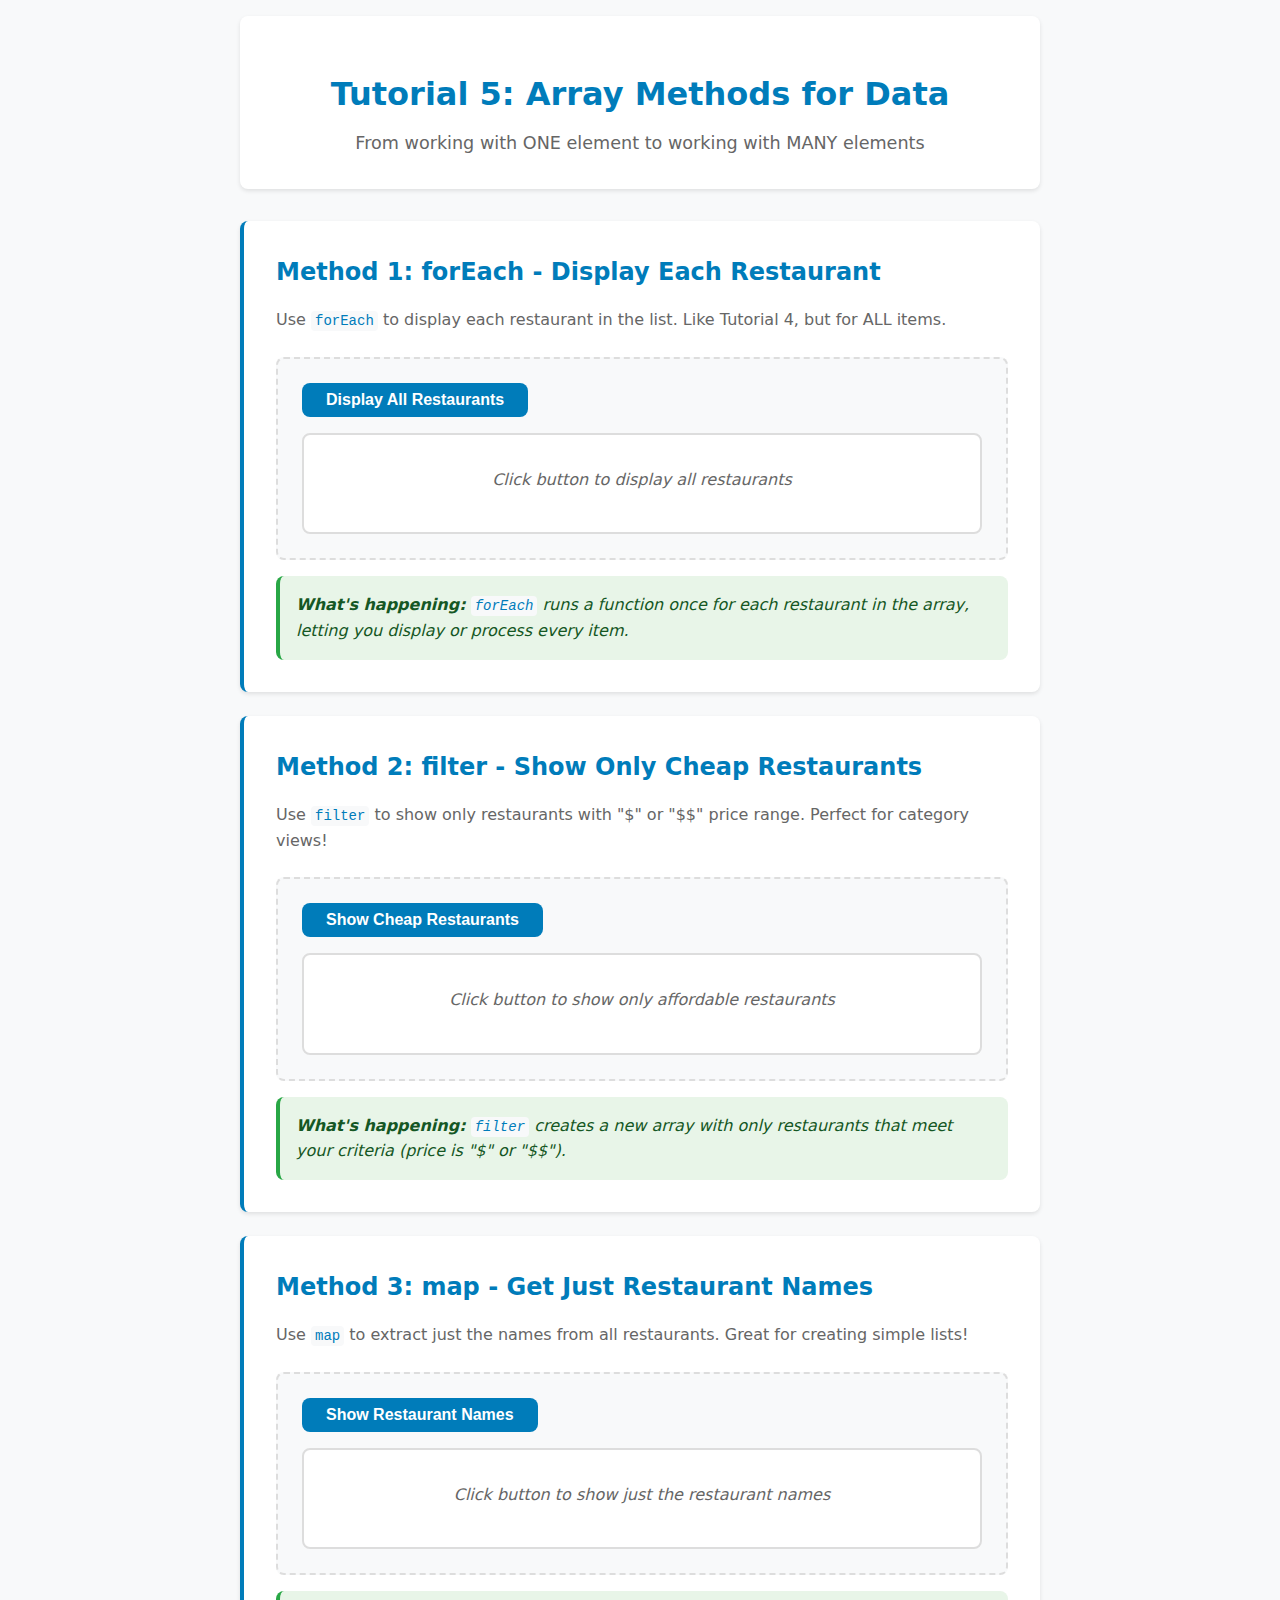
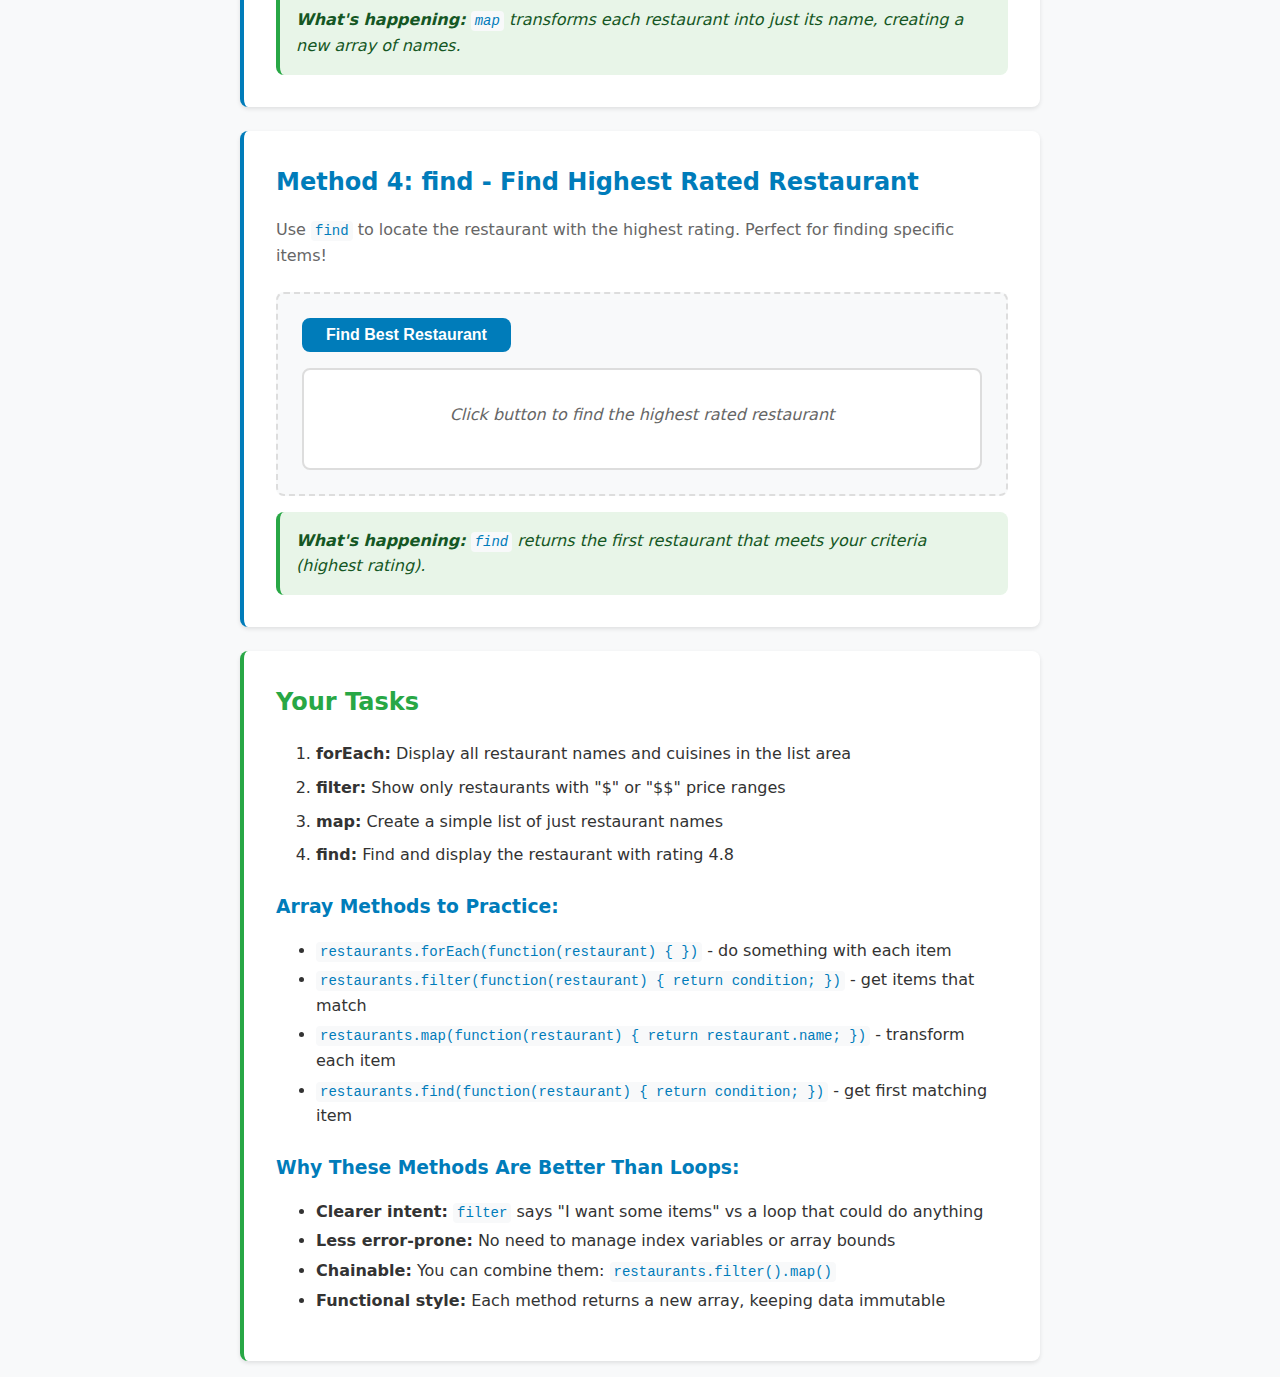
<file: Ananya Singh_Week5_Arrays/index.html>
<!DOCTYPE html>
<html lang="en">
<head>
    <meta charset="UTF-8">
    <meta name="viewport" content="width=device-width, initial-scale=1.0">
    <title>Tutorial 5: Array Methods for Data</title>
    <link rel="stylesheet" href="style.css">
</head>
<body>
    <div class="container">
        <header>
            <h1>Tutorial 5: Array Methods for Data</h1>
            <p>From working with ONE element to working with MANY elements</p>
        </header>

        <!-- Method 1: forEach - Do something to each item -->
        <section class="method-section">
            <h2>Method 1: forEach - Display Each Restaurant</h2>
            <p>Use <code>forEach</code> to display each restaurant in the list. Like Tutorial 4, but for ALL items.</p>
            
            <div class="demo-area">
                <button id="display-button" class="method-button">Display All Restaurants</button>
                <div id="restaurant-list" class="result-area">
                    <p class="placeholder">Click button to display all restaurants</p>
                </div>
            </div>
            
            <div class="explanation">
                <p><strong>What's happening:</strong> <code>forEach</code> runs a function once for each restaurant in the array, letting you display or process every item.</p>
            </div>
        </section>

        <!-- Method 2: filter - Show only items that match criteria -->
        <section class="method-section">
            <h2>Method 2: filter - Show Only Cheap Restaurants</h2>
            <p>Use <code>filter</code> to show only restaurants with "$" or "$$" price range. Perfect for category views!</p>
            
            <div class="demo-area">
                <button id="filter-button" class="method-button">Show Cheap Restaurants</button>
                <div id="filtered-list" class="result-area">
                    <p class="placeholder">Click button to show only affordable restaurants</p>
                </div>
            </div>
            
            <div class="explanation">
                <p><strong>What's happening:</strong> <code>filter</code> creates a new array with only restaurants that meet your criteria (price is "$" or "$$").</p>
            </div>
        </section>

        <!-- Method 3: map - Transform data to get specific information -->
        <section class="method-section">
            <h2>Method 3: map - Get Just Restaurant Names</h2>
            <p>Use <code>map</code> to extract just the names from all restaurants. Great for creating simple lists!</p>
            
            <div class="demo-area">
                <button id="map-button" class="method-button">Show Restaurant Names</button>
                <div id="mapped-list" class="result-area">
                    <p class="placeholder">Click button to show just the restaurant names</p>
                </div>
            </div>
            
            <div class="explanation">
                <p><strong>What's happening:</strong> <code>map</code> transforms each restaurant into just its name, creating a new array of names.</p>
            </div>
        </section>

        <!-- Method 4: find - Get one specific item -->
        <section class="method-section">
            <h2>Method 4: find - Find Highest Rated Restaurant</h2>
            <p>Use <code>find</code> to locate the restaurant with the highest rating. Perfect for finding specific items!</p>
            
            <div class="demo-area">
                <button id="find-button" class="method-button">Find Best Restaurant</button>
                <div id="found-item" class="result-area">
                    <p class="placeholder">Click button to find the highest rated restaurant</p>
                </div>
            </div>
            
            <div class="explanation">
                <p><strong>What's happening:</strong> <code>find</code> returns the first restaurant that meets your criteria (highest rating).</p>
            </div>
        </section>

        <!-- Tutorial Instructions -->
        <section class="tutorial-instructions">
            <h2>Your Tasks</h2>
            <ol>
                <li><strong>forEach:</strong> Display all restaurant names and cuisines in the list area</li>
                <li><strong>filter:</strong> Show only restaurants with "$" or "$$" price ranges</li>
                <li><strong>map:</strong> Create a simple list of just restaurant names</li>
                <li><strong>find:</strong> Find and display the restaurant with rating 4.8</li>
            </ol>
            
            <h3>Array Methods to Practice:</h3>
            <ul>
                <li><code>restaurants.forEach(function(restaurant) { })</code> - do something with each item</li>
                <li><code>restaurants.filter(function(restaurant) { return condition; })</code> - get items that match</li>
                <li><code>restaurants.map(function(restaurant) { return restaurant.name; })</code> - transform each item</li>
                <li><code>restaurants.find(function(restaurant) { return condition; })</code> - get first matching item</li>
            </ul>
            
            <h3>Why These Methods Are Better Than Loops:</h3>
            <ul>
                <li><strong>Clearer intent:</strong> <code>filter</code> says "I want some items" vs a loop that could do anything</li>
                <li><strong>Less error-prone:</strong> No need to manage index variables or array bounds</li>
                <li><strong>Chainable:</strong> You can combine them: <code>restaurants.filter().map()</code></li>
                <li><strong>Functional style:</strong> Each method returns a new array, keeping data immutable</li>
            </ul>
        </section>
    </div>

    <script src="script.js" defer></script>
</body>
</html>
</file>
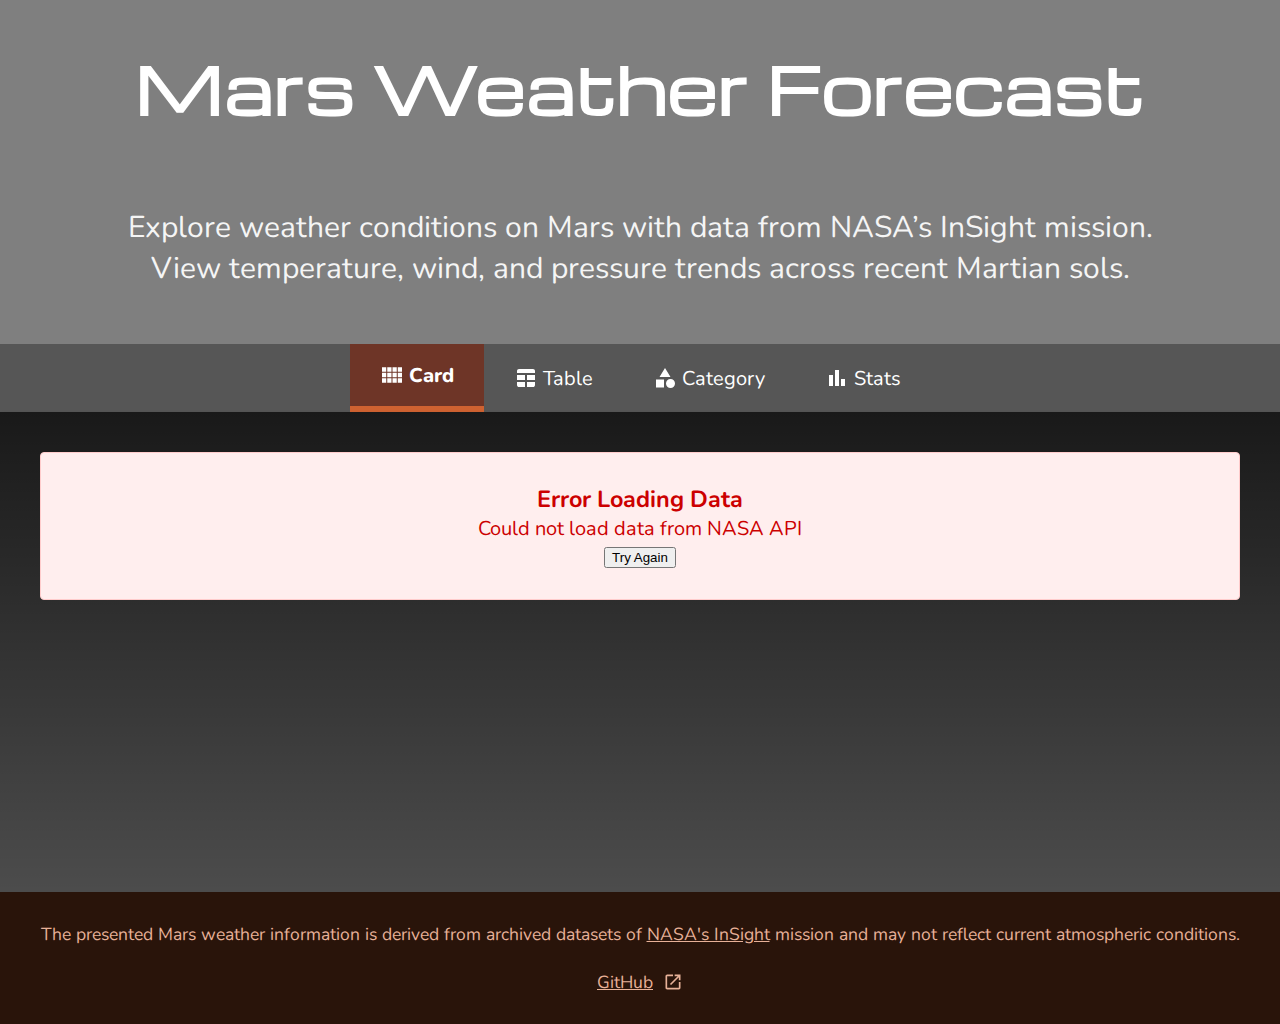
<file: Project2/index.html>
<!DOCTYPE html>
<html lang="en">
<head>
    <meta charset="UTF-8">
    <meta name="viewport" content="width=device-width, initial-scale=1.0">
    <title>INST 630 - Project 2</title>
    <link rel="stylesheet" href="style.css">
</head>
<body>
    <div class="container">
        <header>
            <div class="img-bg">
                <h1 class="head-title">Mars Weather Forecast</h1>
                <p class="head-desc">Explore weather conditions on Mars with data from NASA’s InSight mission. <br> View temperature, wind, and pressure trends across recent Martian sols.</p>
                <nav class="view-selector">
                    <button class="view-button active" id="btn-cards" data-view="cards"><svg class="nav-icon" xmlns="http://www.w3.org/2000/svg" height="24px" viewBox="0 -960 960 960" width="24px" fill="#FFFFFF"><path d="M880-170v-620 620ZM80-610v-180h170v180H80Zm210 0v-180h170v180H290Zm210 0v-180h170v180H500Zm210 0v-180h170v180H710Zm0 220v-180h170v180H710Zm-210 0v-180h170v180H500Zm-210 0v-180h170v180H290Zm-210 0v-180h170v180H80Zm630 220v-180h170v180H710Zm-210 0v-180h170v180H500Zm-210 0v-180h170v180H290Zm-210 0v-180h170v180H80Z"/></svg><span class="nav-label">Card</span></button>
                    <button class="view-button" id="btn-table" data-view="table"><svg class="nav-icon" xmlns="http://www.w3.org/2000/svg" height="24px" viewBox="0 -960 960 960" width="24px" fill="#FFFFFF"><path d="M440-320H120v120q0 33 23.5 56.5T200-120h240v-200Zm80 0v200h240q33 0 56.5-23.5T840-200v-120H520Zm-80-80v-200H120v200h320Zm80 0h320v-200H520v200ZM120-680h720v-80q0-33-23.5-56.5T760-840H200q-33 0-56.5 23.5T120-760v80Z"/></svg><span class="nav-label">Table</span></button>
                    <button class="view-button" id="btn-categories" data-view="categories"><svg class="nav-icon" xmlns="http://www.w3.org/2000/svg" height="24px" viewBox="0 -960 960 960" width="24px" fill="#FFFFFF"><path d="m260-520 220-360 220 360H260ZM700-80q-75 0-127.5-52.5T520-260q0-75 52.5-127.5T700-440q75 0 127.5 52.5T880-260q0 75-52.5 127.5T700-80Zm-580-20v-320h320v320H120Z"/></svg><span class="nav-label">Category</span></button>
                    <button class="view-button" id="btn-stats" data-view="stats"><svg class="nav-icon" xmlns="http://www.w3.org/2000/svg" height="24px" viewBox="0 -960 960 960" width="24px" fill="#FFFFFF"><path d="M640-160v-280h160v280H640Zm-240 0v-640h160v640H400Zm-240 0v-440h160v440H160Z"/></svg><span class="nav-label">Stats</span></button>
                </nav>
            </div>
        </header>

        <main class="display-container">
            <div id="data-display">
                <div class="loading">Loading data from NASA...</div>
            </div>
        </main>

        <footer class="page-footer">
            <p>The presented Mars weather information is derived from archived datasets of <a href="https://science.nasa.gov/mission/insight/" target="_blank"> NASA's InSight</a> mission and may not reflect current atmospheric conditions.</p> <br>
            <a href="https://github.com/ananyasingh25umd/INST-630/tree/main/Project2" target="_blank"><p class="alignment">GitHub<svg xmlns="http://www.w3.org/2000/svg" height="20px" viewBox="0 -960 960 960" width="20px" fill="#e7b198"><path d="M200-120q-33 0-56.5-23.5T120-200v-560q0-33 23.5-56.5T200-840h280v80H200v560h560v-280h80v280q0 33-23.5 56.5T760-120H200Zm188-212-56-56 372-372H560v-80h280v280h-80v-144L388-332Z"/></svg></p></a>
        </footer>
    </div>
    <script type="module" src="./script.js" defer></script>
</body>
</html>
</file>
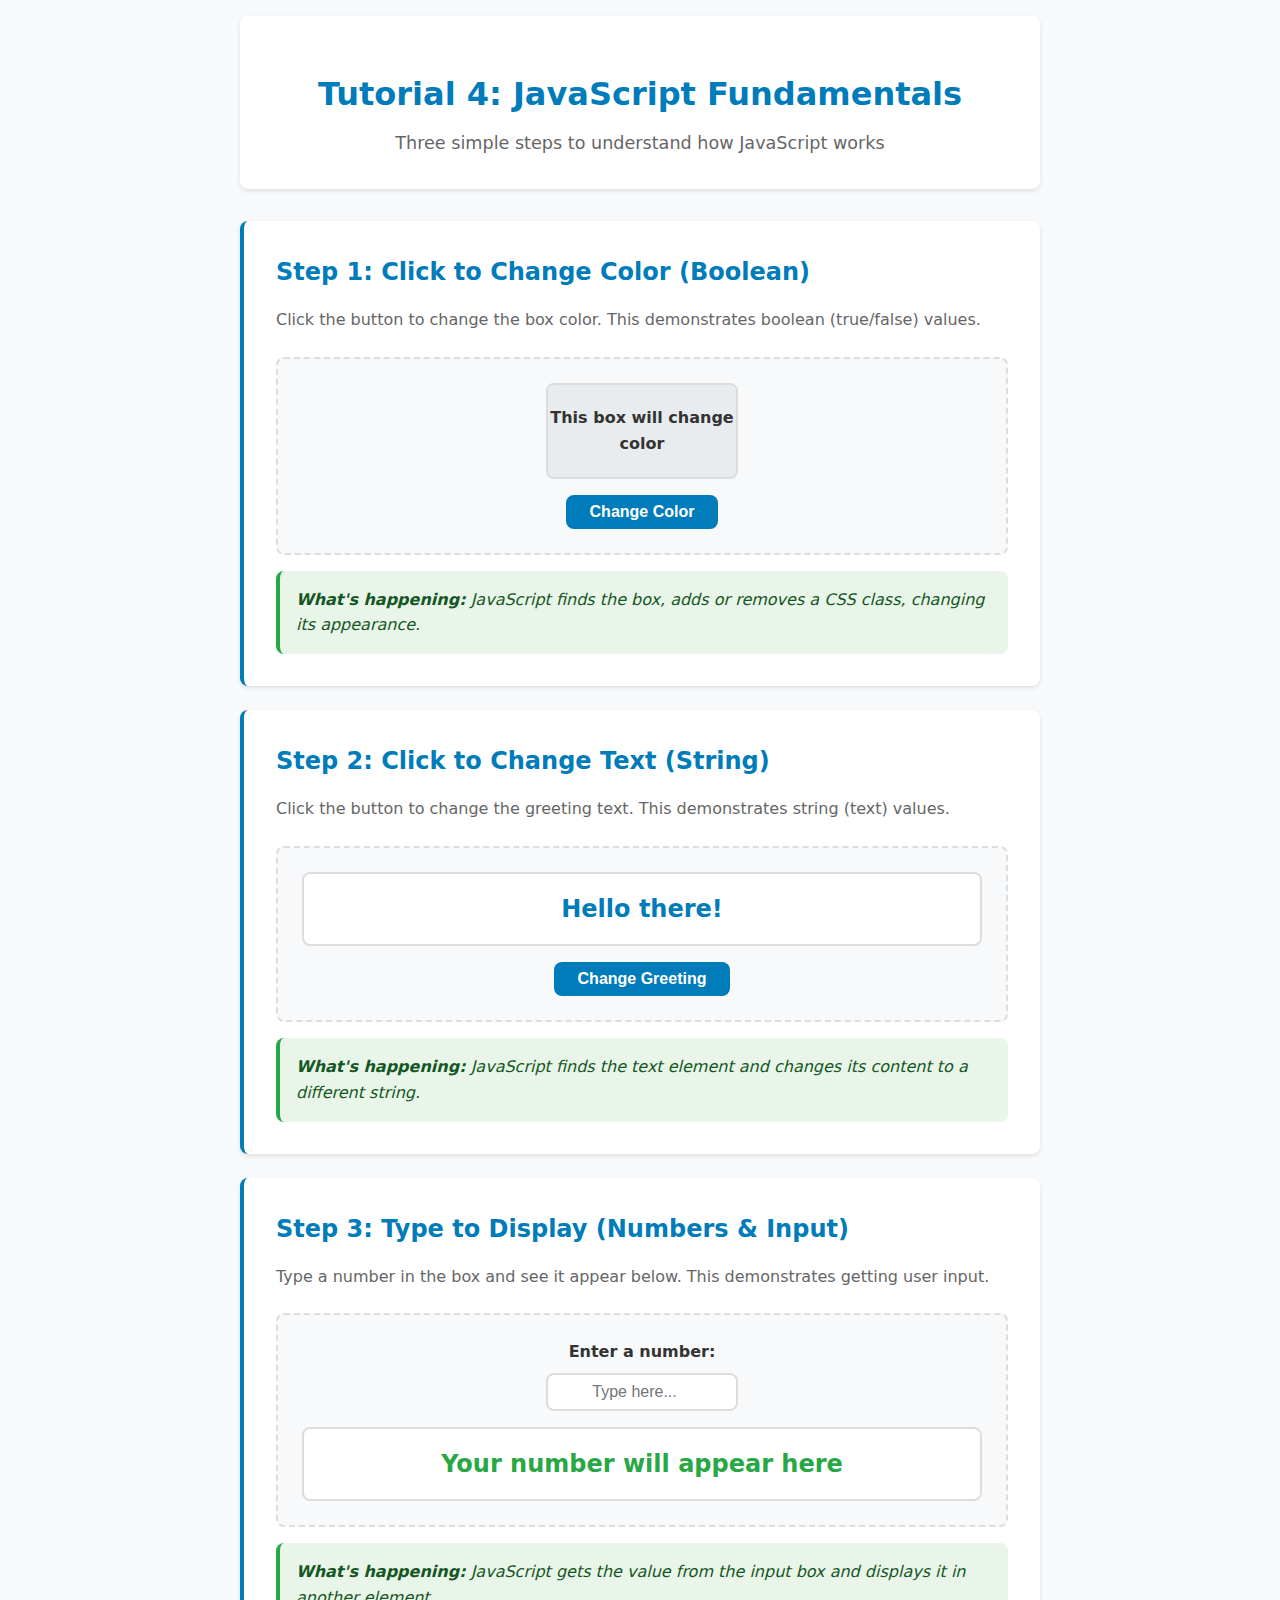
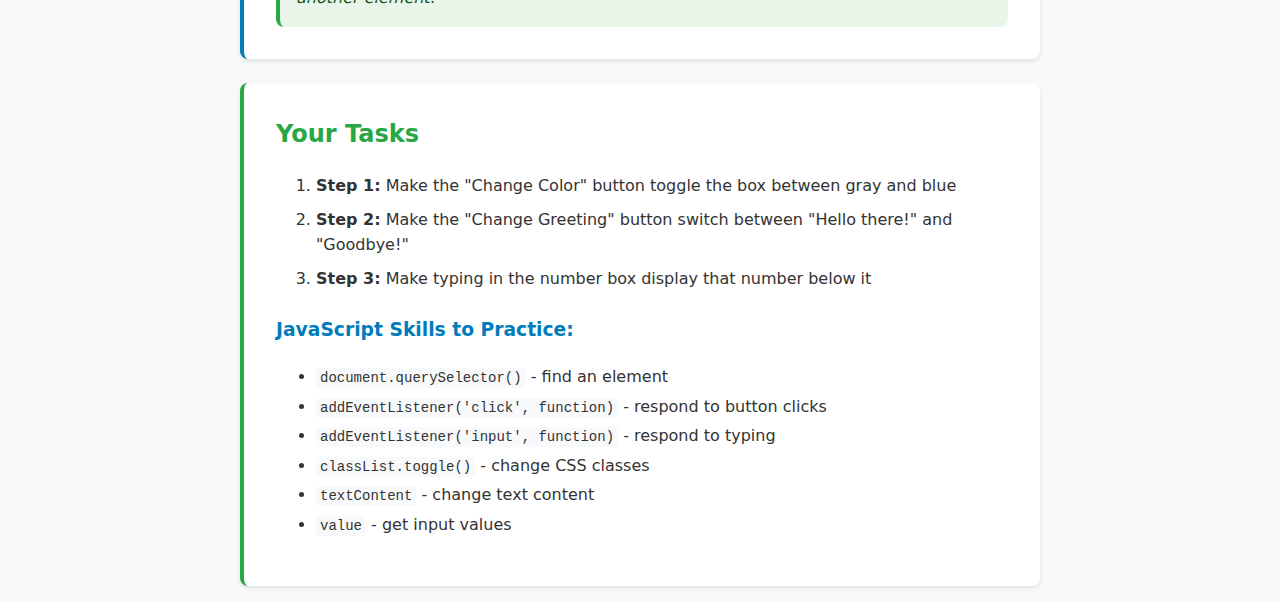
<file: Week4/index.html>
<!DOCTYPE html>
<html lang="en">
<head>
    <meta charset="UTF-8">
    <meta name="viewport" content="width=device-width, initial-scale=1.0">
    <title>Tutorial 4: Simple JavaScript Interactions</title>
    <link rel="stylesheet" href="style.css">
</head>
<body>
    <div class="container">
        <header>
            <h1>Tutorial 4: JavaScript Fundamentals</h1>
            <p>Three simple steps to understand how JavaScript works</p>
        </header>

        <!-- Step 1: Boolean - Click to Change Color -->
        <section class="step-section">
            <h2>Step 1: Click to Change Color (Boolean)</h2>
            <p>Click the button to change the box color. This demonstrates boolean (true/false) values.</p>
            
            <div class="demo-area">
                <div id="color-box" class="color-box">This box will change color</div>
                <button id="color-button">Change Color</button>
            </div>
            
            <div class="explanation">
                <p><strong>What's happening:</strong> JavaScript finds the box, adds or removes a CSS class, changing its appearance.</p>
            </div>
        </section>

        <!-- Step 2: String - Click to Change Text -->
        <section class="step-section">
            <h2>Step 2: Click to Change Text (String)</h2>
            <p>Click the button to change the greeting text. This demonstrates string (text) values.</p>
            
            <div class="demo-area">
                <div id="greeting-text" class="greeting-text">Hello there!</div>
                <button id="text-button">Change Greeting</button>
            </div>
            
            <div class="explanation">
                <p><strong>What's happening:</strong> JavaScript finds the text element and changes its content to a different string.</p>
            </div>
        </section>

        <!-- Step 3: Number/Input - Type to Display -->
        <section class="step-section">
            <h2>Step 3: Type to Display (Numbers & Input)</h2>
            <p>Type a number in the box and see it appear below. This demonstrates getting user input.</p>
            
            <div class="demo-area">
                <label for="number-input">Enter a number:</label>
                <input type="number" id="number-input" placeholder="Type here...">
                <div id="number-display" class="number-display">Your number will appear here</div>
            </div>
            
            <div class="explanation">
                <p><strong>What's happening:</strong> JavaScript gets the value from the input box and displays it in another element.</p>
            </div>
        </section>

        <!-- Tutorial Instructions -->
        <section class="tutorial-instructions">
            <h2>Your Tasks</h2>
            <ol>
                <li><strong>Step 1:</strong> Make the "Change Color" button toggle the box between gray and blue</li>
                <li><strong>Step 2:</strong> Make the "Change Greeting" button switch between "Hello there!" and "Goodbye!"</li>
                <li><strong>Step 3:</strong> Make typing in the number box display that number below it</li>
            </ol>
            
            <h3>JavaScript Skills to Practice:</h3>
            <ul>
                <li><code>document.querySelector()</code> - find an element</li>
                <li><code>addEventListener('click', function)</code> - respond to button clicks</li>
                <li><code>addEventListener('input', function)</code> - respond to typing</li>
                <li><code>classList.toggle()</code> - change CSS classes</li>
                <li><code>textContent</code> - change text content</li>
                <li><code>value</code> - get input values</li>
            </ul>
        </section>
    </div>

    <script src="script.js"></script>
</body>
</html>
</file>
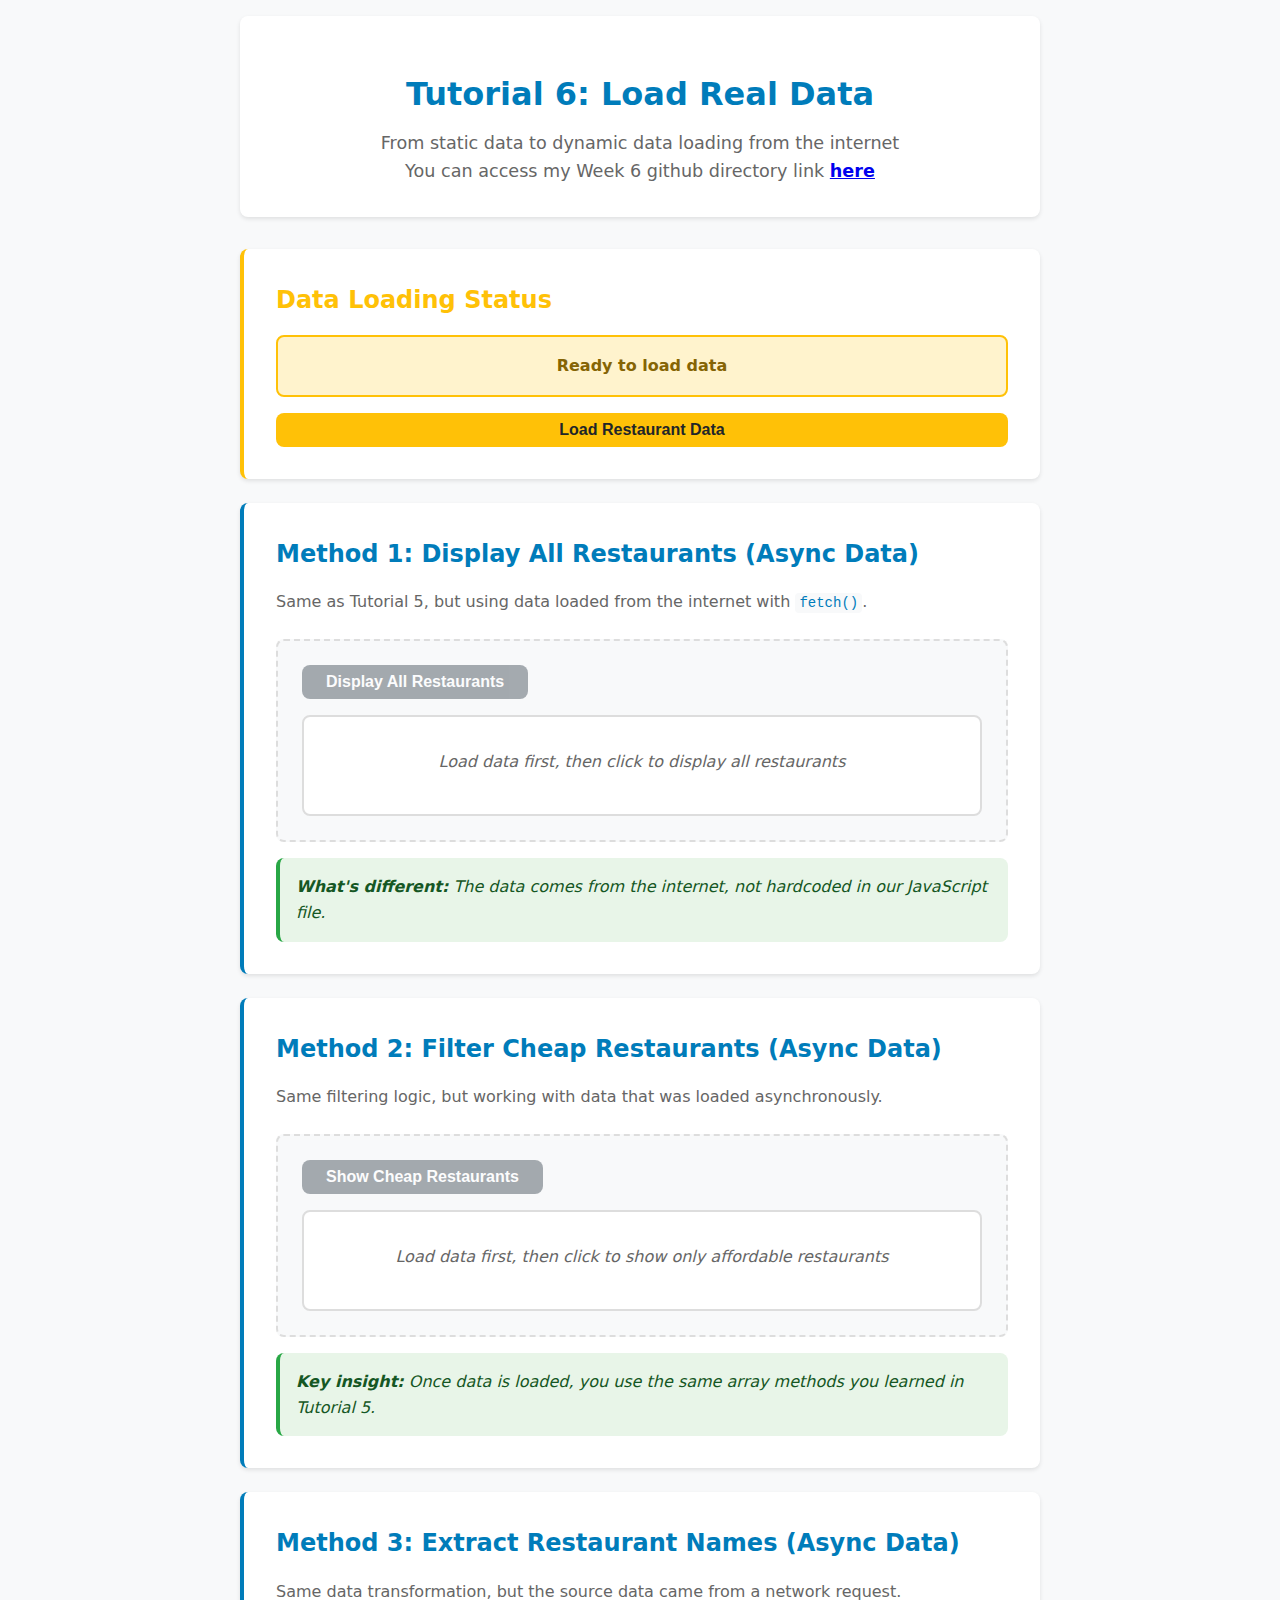
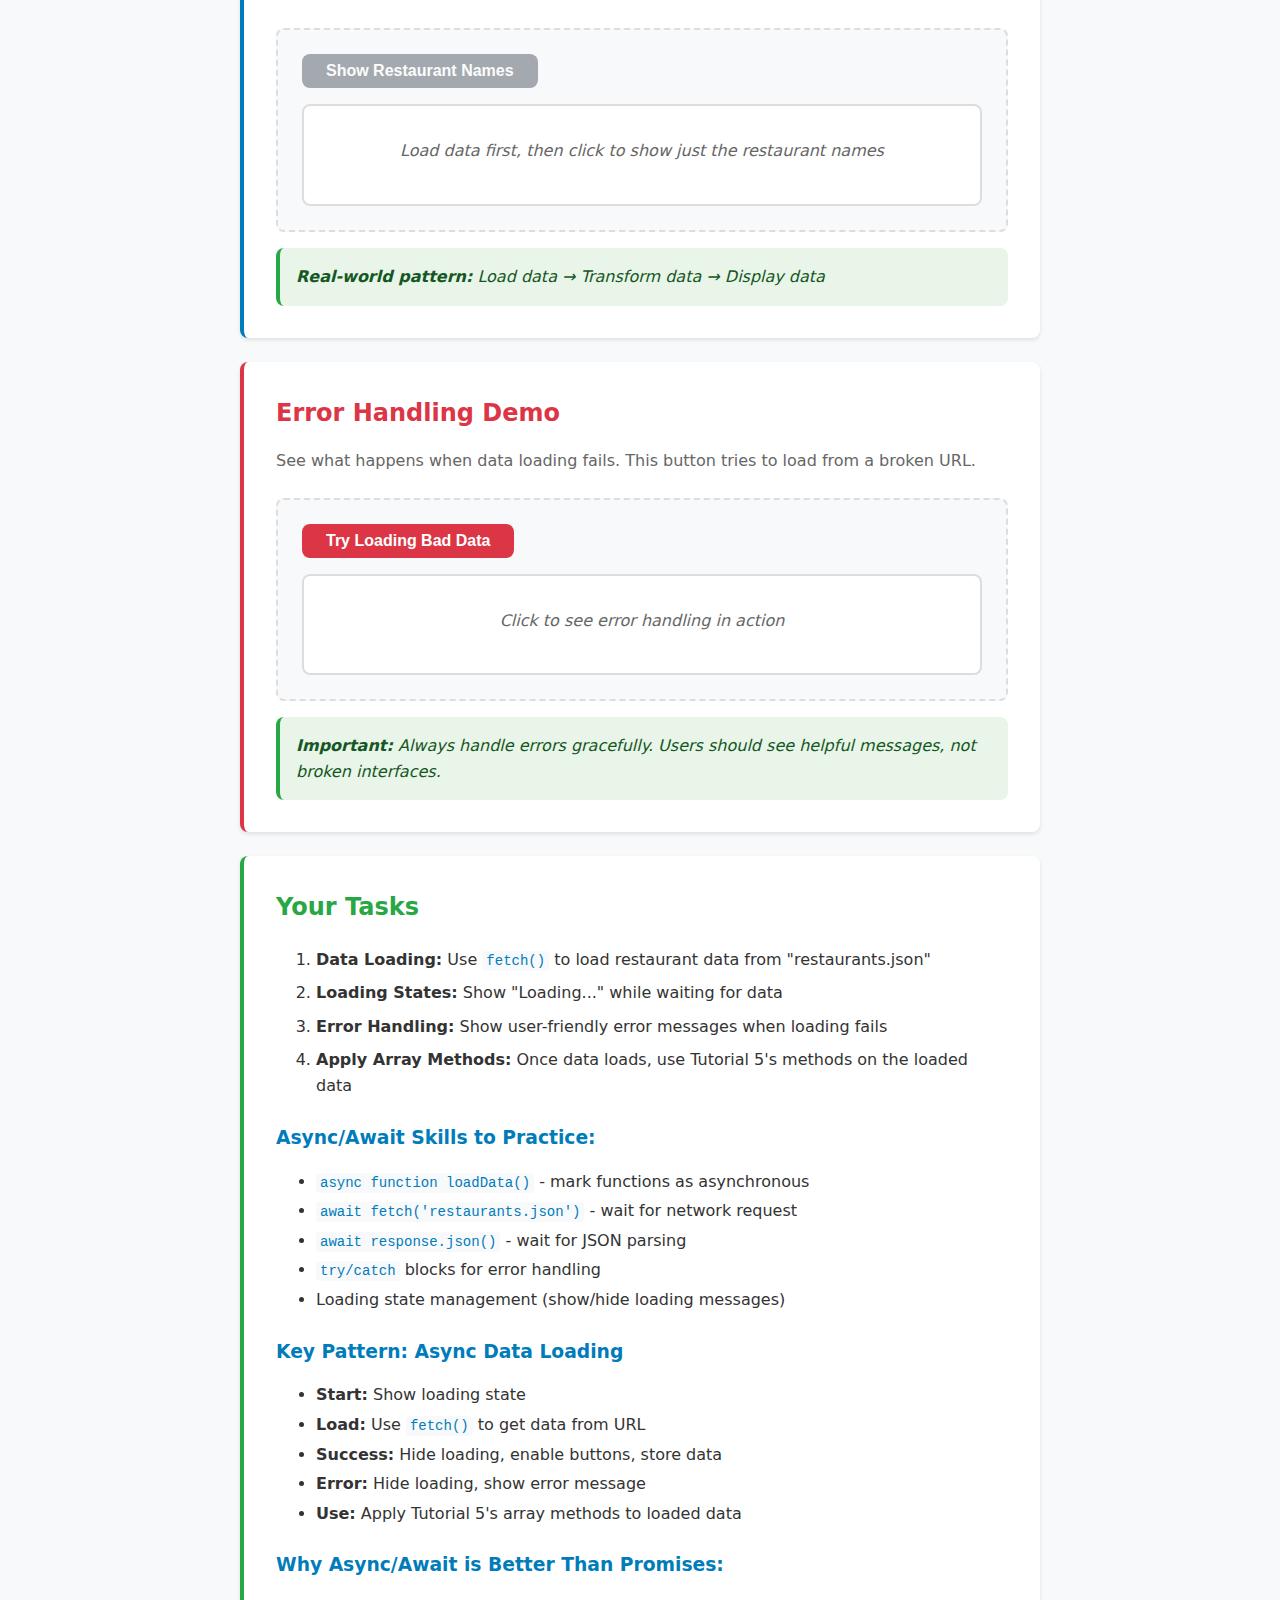
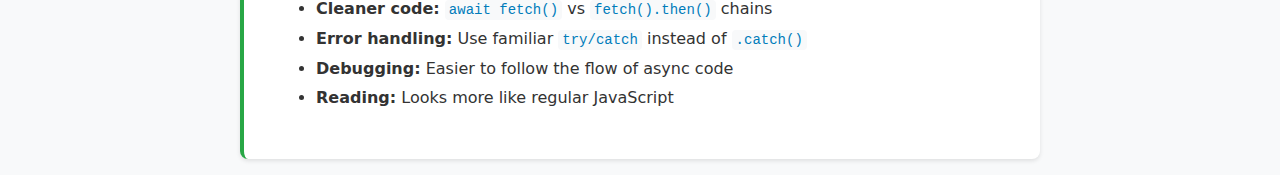
<file: Week6/index.html>
<!DOCTYPE html>
<html lang="en">
<head>
    <meta charset="UTF-8">
    <meta name="viewport" content="width=device-width, initial-scale=1.0">
    <title>Tutorial 6: Load Real Data</title>
    <link rel="stylesheet" href="style.css">
</head>
<body>
    <div class="container">
        <header>
            <h1>Tutorial 6: Load Real Data</h1>
            <p>From static data to dynamic data loading from the internet</p>
            <p>You can access my Week 6 github directory link <a href="https://github.com/ananyasingh25umd/INST-630/tree/main/Week6" target="_blank"><strong>here</strong></a>
            </p>
        </header>

        <!-- Loading Status Section -->
        <section class="status-section">
            <h2>Data Loading Status</h2>
            <div id="loading-status" class="status-display">
                <p class="status-message">Ready to load data</p>
            </div>
            <button id="load-data-button" class="load-button">Load Restaurant Data</button>
        </section>

        <!-- Same functionality as Tutorial 5, but with async data -->
        
        <!-- Method 1: forEach with loaded data -->
        <section class="method-section">
            <h2>Method 1: Display All Restaurants (Async Data)</h2>
            <p>Same as Tutorial 5, but using data loaded from the internet with <code>fetch()</code>.</p>
            
            <div class="demo-area">
                <button id="display-button" class="method-button" disabled>Display All Restaurants</button>
                <div id="restaurant-list" class="result-area">
                    <p class="placeholder">Load data first, then click to display all restaurants</p>
                </div>
            </div>
            
            <div class="explanation">
                <p><strong>What's different:</strong> The data comes from the internet, not hardcoded in our JavaScript file.</p>
            </div>
        </section>

        <!-- Method 2: filter with loaded data -->
        <section class="method-section">
            <h2>Method 2: Filter Cheap Restaurants (Async Data)</h2>
            <p>Same filtering logic, but working with data that was loaded asynchronously.</p>
            
            <div class="demo-area">
                <button id="filter-button" class="method-button" disabled>Show Cheap Restaurants</button>
                <div id="filtered-list" class="result-area">
                    <p class="placeholder">Load data first, then click to show only affordable restaurants</p>
                </div>
            </div>
            
            <div class="explanation">
                <p><strong>Key insight:</strong> Once data is loaded, you use the same array methods you learned in Tutorial 5.</p>
            </div>
        </section>

        <!-- Method 3: map with loaded data -->
        <section class="method-section">
            <h2>Method 3: Extract Restaurant Names (Async Data)</h2>
            <p>Same data transformation, but the source data came from a network request.</p>
            
            <div class="demo-area">
                <button id="map-button" class="method-button" disabled>Show Restaurant Names</button>
                <div id="mapped-list" class="result-area">
                    <p class="placeholder">Load data first, then click to show just the restaurant names</p>
                </div>
            </div>
            
            <div class="explanation">
                <p><strong>Real-world pattern:</strong> Load data → Transform data → Display data</p>
            </div>
        </section>

        <!-- Error Handling Demo -->
        <section class="method-section error-demo">
            <h2>Error Handling Demo</h2>
            <p>See what happens when data loading fails. This button tries to load from a broken URL.</p>
            
            <div class="demo-area">
                <button id="error-button" class="error-button">Try Loading Bad Data</button>
                <div id="error-display" class="result-area">
                    <p class="placeholder">Click to see error handling in action</p>
                </div>
            </div>
            
            <div class="explanation">
                <p><strong>Important:</strong> Always handle errors gracefully. Users should see helpful messages, not broken interfaces.</p>
            </div>
        </section>

        <!-- Tutorial Instructions -->
        <section class="tutorial-instructions">
            <h2>Your Tasks</h2>
            <ol>
                <li><strong>Data Loading:</strong> Use <code>fetch()</code> to load restaurant data from "restaurants.json"</li>
                <li><strong>Loading States:</strong> Show "Loading..." while waiting for data</li>
                <li><strong>Error Handling:</strong> Show user-friendly error messages when loading fails</li>
                <li><strong>Apply Array Methods:</strong> Once data loads, use Tutorial 5's methods on the loaded data</li>
            </ol>
            
            <h3>Async/Await Skills to Practice:</h3>
            <ul>
                <li><code>async function loadData()</code> - mark functions as asynchronous</li>
                <li><code>await fetch('restaurants.json')</code> - wait for network request</li>
                <li><code>await response.json()</code> - wait for JSON parsing</li>
                <li><code>try/catch</code> blocks for error handling</li>
                <li>Loading state management (show/hide loading messages)</li>
            </ul>
            
            <h3>Key Pattern: Async Data Loading</h3>
            <ul>
                <li><strong>Start:</strong> Show loading state</li>
                <li><strong>Load:</strong> Use <code>fetch()</code> to get data from URL</li>
                <li><strong>Success:</strong> Hide loading, enable buttons, store data</li>
                <li><strong>Error:</strong> Hide loading, show error message</li>
                <li><strong>Use:</strong> Apply Tutorial 5's array methods to loaded data</li>
            </ul>
            
            <h3>Why Async/Await is Better Than Promises:</h3>
            <ul>
                <li><strong>Cleaner code:</strong> <code>await fetch()</code> vs <code>fetch().then()</code> chains</li>
                <li><strong>Error handling:</strong> Use familiar <code>try/catch</code> instead of <code>.catch()</code></li>
                <li><strong>Debugging:</strong> Easier to follow the flow of async code</li>
                <li><strong>Reading:</strong> Looks more like regular JavaScript</li>
            </ul>
        </section>
    </div>

    <script src="script.js" defer></script>
</body>
</html>
</file>
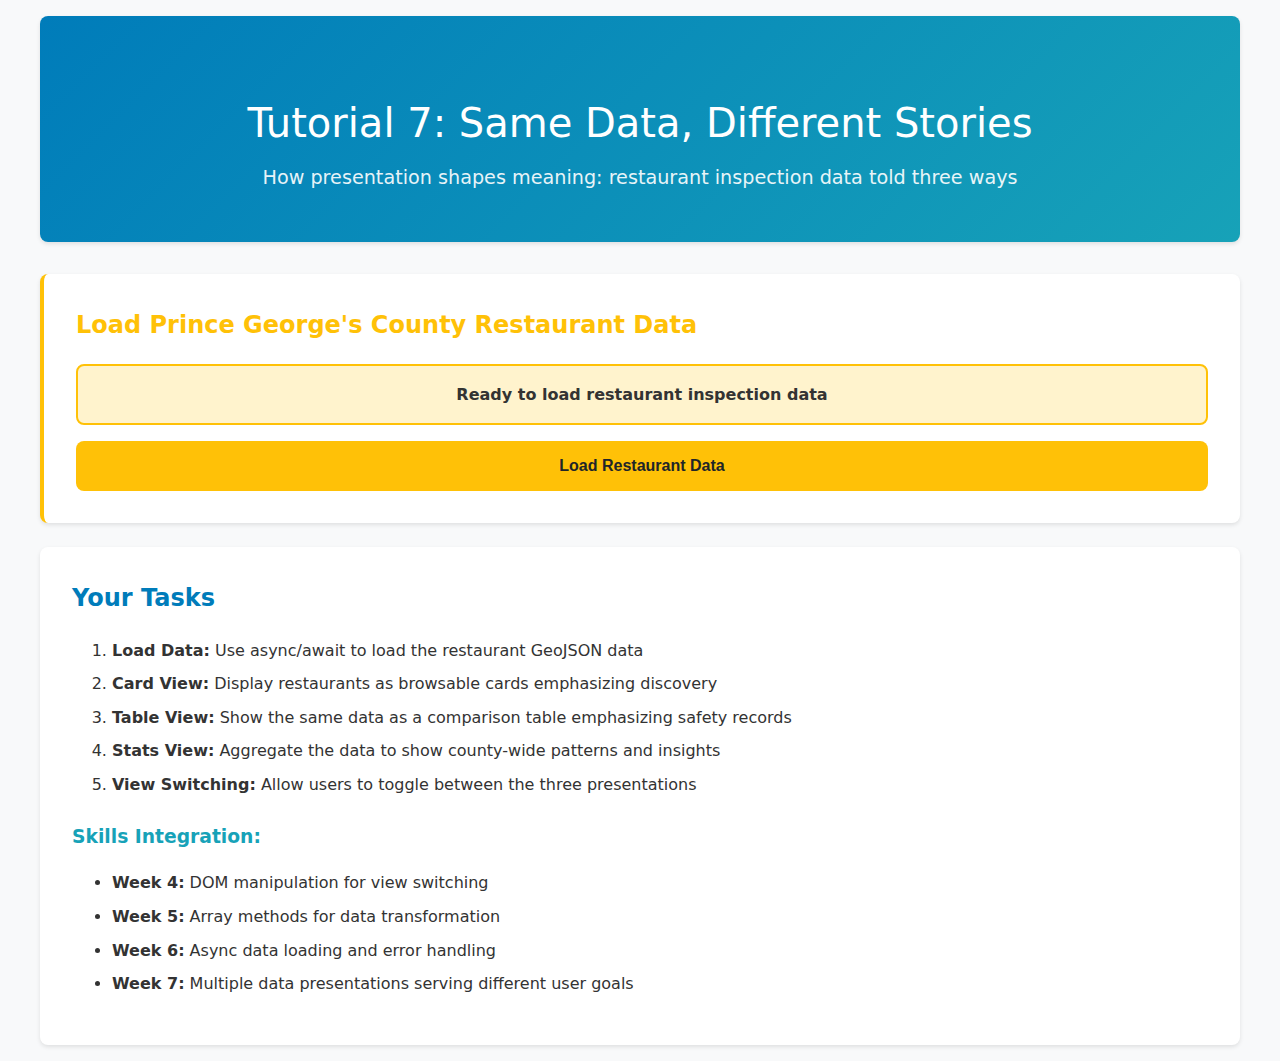
<file: Week7/index.html>
<!DOCTYPE html>
<html lang="en">
<head>
    <meta charset="UTF-8">
    <meta name="viewport" content="width=device-width, initial-scale=1.0">
    <title>Tutorial 7: Same Data, Different Stories</title>
    <link rel="stylesheet" href="style.css">
</head>
<body>
    <div class="container">
        <header>
            <h1>Tutorial 7: Same Data, Different Stories</h1>
            <p>How presentation shapes meaning: restaurant inspection data told three ways</p>
        </header>

        <!-- Data Loading Section -->
        <section class="loading-section">
            <h2>Load Prince George's County Restaurant Data</h2>
            <div id="loading-status" class="status-display">
                <p class="status-message">Ready to load restaurant inspection data</p>
            </div>
            <button id="load-data-button" class="load-button">Load Restaurant Data</button>
            <div id="data-summary" class="data-summary hidden">
                <p><span id="record-count">0</span> restaurants loaded • <span id="compliance-rate">0%</span> compliant • <span id="city-count">0</span> cities</p>
            </div>
        </section>

        <!-- View Selection -->
        <section class="view-controls hidden" id="view-controls">
            <h2>Choose Your Story</h2>
            <p>Same data, three different perspectives. Notice how each view emphasizes different insights.</p>
            
            <div class="view-buttons">
                <button id="card-view-btn" class="view-button active">
                    <span class="view-icon">🗂️</span>
                    <div class="view-info">
                        <strong>Card View</strong>
                        <small>Browse and discover restaurants</small>
                    </div>
                </button>
                <button id="table-view-btn" class="view-button">
                    <span class="view-icon">📊</span>
                    <div class="view-info">
                        <strong>Table View</strong>
                        <small>Compare inspection records</small>
                    </div>
                </button>
                <button id="stats-view-btn" class="view-button">
                    <span class="view-icon">📈</span>
                    <div class="view-info">
                        <strong>Stats View</strong>
                        <small>Analyze compliance patterns</small>
                    </div>
                </button>
            </div>
        </section>

        <!-- Data Display Area -->
        <main class="display-container hidden" id="display-container">
            
            <!-- Card View -->
            <div id="card-view" class="view-panel active">
                <div class="view-header">
                    <h3>Restaurant Discovery</h3>
                    <p>Browse restaurants like a consumer looking for dining options</p>
                </div>
                <div id="card-grid" class="card-grid">
                    <!-- Cards will be generated here -->
                </div>
            </div>

            <!-- Table View -->
            <div id="table-view" class="view-panel">
                <div class="view-header">
                    <h3>Inspection Comparison</h3>
                    <p>Compare safety records like a health inspector or concerned parent</p>
                </div>
                <div class="table-container">
                    <table id="inspection-table" class="inspection-table">
                        <thead>
                            <tr>
                                <th>Restaurant</th>
                                <th>City</th>
                                <th>Inspection Date</th>
                                <th>Results</th>
                                <th>Hand Washing</th>
                                <th>Food Temperature</th>
                            </tr>
                        </thead>
                        <tbody>
                            <!-- Table rows will be generated here -->
                        </tbody>
                    </table>
                </div>
            </div>

            <!-- Stats View -->
            <div id="stats-view" class="view-panel">
                <div class="view-header">
                    <h3>County-wide Analysis</h3>
                    <p>Analyze patterns like a public health official or policy researcher</p>
                </div>
                <div id="stats-grid" class="stats-grid">
                    <!-- Stats cards will be generated here -->
                </div>
                <div id="city-breakdown" class="city-breakdown">
                    <h4>Compliance by City</h4>
                    <div id="city-stats" class="city-stats">
                        <!-- City statistics will be generated here -->
                    </div>
                </div>
            </div>

        </main>

        <!-- Information Architecture Insights -->
        <section class="tutorial-insights hidden" id="tutorial-insights">
            <h2>Information Architecture Insights</h2>
            <div class="insights-grid">
                <div class="insight-card">
                    <h4>Card View Story</h4>
                    <p><strong>User Goal:</strong> "Where should I eat tonight?"</p>
                    <p><strong>Emphasizes:</strong> Restaurant names, locations, recent activity</p>
                    <p><strong>De-emphasizes:</strong> Detailed compliance data, comparisons</p>
                </div>
                <div class="insight-card">
                    <h4>Table View Story</h4>
                    <p><strong>User Goal:</strong> "Which restaurants have the best safety records?"</p>
                    <p><strong>Emphasizes:</strong> Comparable data points, inspection details</p>
                    <p><strong>De-emphasizes:</strong> Individual restaurant discovery</p>
                </div>
                <div class="insight-card">
                    <h4>Stats View Story</h4>
                    <p><strong>User Goal:</strong> "What are the overall safety trends?"</p>
                    <p><strong>Emphasizes:</strong> Patterns, aggregates, geographic distribution</p>
                    <p><strong>De-emphasizes:</strong> Individual restaurant details</p>
                </div>
            </div>
            <div class="key-takeaway">
                <h4>Key Takeaway</h4>
                <p>The same dataset can serve completely different user needs. <strong>Information architecture is about choosing what to emphasize and what to hide.</strong> Every interface design decision shapes how users understand and interact with information.</p>
            </div>
        </section>

        <!-- Tutorial Instructions -->
        <section class="tutorial-instructions">
            <h2>Your Tasks</h2>
            <ol>
                <li><strong>Load Data:</strong> Use async/await to load the restaurant GeoJSON data</li>
                <li><strong>Card View:</strong> Display restaurants as browsable cards emphasizing discovery</li>
                <li><strong>Table View:</strong> Show the same data as a comparison table emphasizing safety records</li>
                <li><strong>Stats View:</strong> Aggregate the data to show county-wide patterns and insights</li>
                <li><strong>View Switching:</strong> Allow users to toggle between the three presentations</li>
            </ol>
            
            <h3>Skills Integration:</h3>
            <ul>
                <li><strong>Week 4:</strong> DOM manipulation for view switching</li>
                <li><strong>Week 5:</strong> Array methods for data transformation</li>
                <li><strong>Week 6:</strong> Async data loading and error handling</li>
                <li><strong>Week 7:</strong> Multiple data presentations serving different user goals</li>
            </ul>
        </section>
    </div>

    <script src="script.js" defer></script>
</body>
</html>
</file>
<file: Ananya Singh_Week5_Arrays/style.css>
/* =====================================================
   TUTORIAL 5: ARRAY METHODS FOR DATA
   Consistent styling with previous tutorials
   ===================================================== */

/* ROOT VARIABLES */
:root {
    --primary-color: #007cba;
    --secondary-color: #28a745;
    --background-color: #f8f9fa;
    --card-background: #ffffff;
    --text-color: #333;
    --border-color: #ddd;
    --shadow: 0 0.125rem 0.25rem rgba(0, 0, 0, 0.1);
    --border-radius: 0.5rem;
    --spacing-sm: 0.5rem;
    --spacing-md: 1rem;
    --spacing-lg: 1.5rem;
    --spacing-xl: 2rem;
}

/* BASE STYLES */
* {
    box-sizing: border-box;
}

body {
    font-family: system-ui, -apple-system, sans-serif;
    margin: 0;
    padding: var(--spacing-md);
    background: var(--background-color);
    color: var(--text-color);
    line-height: 1.6;
}

.container {
    max-width: 50rem;
    margin: 0 auto;
}

/* HEADER */
header {
    text-align: center;
    margin-bottom: var(--spacing-xl);
    padding: var(--spacing-xl);
    background: var(--card-background);
    border-radius: var(--border-radius);
    box-shadow: var(--shadow);
}

header h1 {
    color: var(--primary-color);
    margin-bottom: var(--spacing-sm);
}

header p {
    color: #666;
    font-size: 1.1rem;
    margin: 0;
}

/* METHOD SECTIONS */
.method-section {
    background: var(--card-background);
    margin-bottom: var(--spacing-lg);
    padding: var(--spacing-xl);
    border-radius: var(--border-radius);
    box-shadow: var(--shadow);
    border-left: 0.25rem solid var(--primary-color);
}

.method-section h2 {
    color: var(--primary-color);
    margin-top: 0;
    margin-bottom: var(--spacing-sm);
}

.method-section p {
    margin-bottom: var(--spacing-lg);
    color: #666;
}

.method-section code {
    background: #f8f9fa;
    padding: 0.125rem 0.25rem;
    border-radius: 0.25rem;
    font-family: 'Courier New', monospace;
    font-size: 0.875rem;
    color: var(--primary-color);
}

/* DEMO AREAS */
.demo-area {
    background: #f8f9fa;
    padding: var(--spacing-lg);
    border-radius: var(--border-radius);
    border: 2px dashed var(--border-color);
    margin-bottom: var(--spacing-md);
}

/* BUTTONS */
.method-button {
    background: var(--primary-color);
    color: white;
    border: none;
    padding: var(--spacing-sm) var(--spacing-lg);
    border-radius: var(--border-radius);
    cursor: pointer;
    font-size: 1rem;
    font-weight: bold;
    transition: all 0.2s ease;
    display: block;
    margin-bottom: var(--spacing-md);
}

.method-button:hover {
    background: #005a87;
    transform: translateY(-1px);
}

.method-button:focus {
    outline: 2px solid var(--secondary-color);
    outline-offset: 2px;
}

/* RESULT AREAS */
.result-area {
    background: white;
    border: 2px solid var(--border-color);
    border-radius: var(--border-radius);
    padding: var(--spacing-md);
    min-height: 6rem;
    max-height: 20rem;
    overflow-y: auto;
}

.placeholder {
    color: #666;
    font-style: italic;
    text-align: center;
    margin: var(--spacing-md) 0;
}

/* RESULT CONTENT STYLING */
.restaurant-item {
    padding: var(--spacing-sm);
    border-bottom: 1px solid #eee;
    margin-bottom: var(--spacing-sm);
}

.restaurant-item:last-child {
    border-bottom: none;
    margin-bottom: 0;
}

.restaurant-name {
    font-weight: bold;
    color: var(--primary-color);
}

.restaurant-cuisine {
    color: #666;
    font-size: 0.9rem;
}

.restaurant-rating {
    color: var(--secondary-color);
    font-weight: bold;
}

.restaurant-price {
    background: #fff3cd;
    padding: 0.125rem 0.25rem;
    border-radius: 0.25rem;
    font-size: 0.8rem;
    color: #856404;
    display: inline-block;
}

/* LIST STYLES FOR MAP RESULTS */
.name-list {
    list-style: none;
    padding: 0;
    margin: 0;
}

.name-list li {
    padding: var(--spacing-sm);
    border-bottom: 1px solid #eee;
    transition: background-color 0.2s;
}

.name-list li:hover {
    background: #f8f9fa;
}

.name-list li:last-child {
    border-bottom: none;
}

/* FOUND ITEM SPECIAL STYLING */
.found-restaurant {
    background: linear-gradient(135deg, var(--secondary-color), #20c997);
    color: white;
    padding: var(--spacing-md);
    border-radius: var(--border-radius);
    text-align: center;
}

.found-restaurant .restaurant-name {
    color: white;
    font-size: 1.2rem;
    margin-bottom: var(--spacing-sm);
}

/* EXPLANATIONS */
.explanation {
    background: #e8f5e8;
    padding: var(--spacing-md);
    border-radius: var(--border-radius);
    border-left: 0.25rem solid var(--secondary-color);
}

.explanation p {
    margin: 0;
    font-style: italic;
    color: #155724;
}

/* TUTORIAL INSTRUCTIONS */
.tutorial-instructions {
    background: white;
    padding: var(--spacing-xl);
    border-radius: var(--border-radius);
    box-shadow: var(--shadow);
    border-left: 0.25rem solid var(--secondary-color);
}

.tutorial-instructions h2 {
    color: var(--secondary-color);
    margin-top: 0;
}

.tutorial-instructions h3 {
    color: var(--primary-color);
    margin-top: var(--spacing-lg);
    margin-bottom: var(--spacing-sm);
}

.tutorial-instructions code {
    background: #f8f9fa;
    padding: 0.125rem 0.25rem;
    border-radius: 0.25rem;
    font-family: 'Courier New', monospace;
    font-size: 0.875rem;
    color: var(--primary-color);
}

.tutorial-instructions ol li {
    margin-bottom: var(--spacing-sm);
}

.tutorial-instructions ul li {
    margin-bottom: 0.25rem;
}

/* RESPONSIVE DESIGN */
@media (max-width: 48rem) {
    .container {
        padding: var(--spacing-sm);
    }
    
    .method-section {
        padding: var(--spacing-md);
    }
    
    .demo-area {
        padding: var(--spacing-md);
    }
    
    .result-area {
        max-height: 15rem;
    }
}
</file>
<file: Project2/style.css>
/* IMPORTING FONTS */
/* Michroma for header text */ @import url('https://fonts.googleapis.com/css2?family=Delius&family=Great+Vibes&family=Libre+Baskerville:ital,wght@0,400;0,700;1,400&family=Michroma&family=Nunito:ital,wght@0,200..1000;1,200..1000&display=swap');
/* Nunito for Body */ @import url('https://fonts.googleapis.com/css2?family=Libre+Baskerville:ital,wght@0,400;0,700;1,400&family=Nunito:ital,wght@0,200..1000;1,200..1000&display=swap');

/* BASE STYLES - Students can modify and extend */
:root {
    --primary-color: #532714;
    --secondary-color: #29140a;
    --background-color: #faf9f8;
    --card-background: #ffffff;
    --text-color: #f5e0d6;
    --border-color: #532714;
    --shadow: 0 2px 4px rgba(0, 0, 0, 0.1);
}
*{
    margin: 0;
}
html {
  font-size: 20px; /* Setting Base Font for desktop version */
  height: 100%;
}

body {
    margin: 0;
    padding: 0;
    display: flex;
    flex-direction: column;
    min-height: 100vh;
    font-family: 'Nunito', sans-serif;
    background-image: linear-gradient( /* Trying to add an image as a background and then adding an overlay over it (Trying something new, had to take help from MDN Docs, W3Schools, and Stack Overflow.) */
                          rgba(0, 0, 0, 0.9),  /* Top gradient color */
                          rgba(0, 0, 0, 0.7)   /* Bottom gradient color */
                      ),
    url("https://images.unsplash.com/photo-1612892483236-52d32a0e0ac1?ixlib=rb-4.1.0&ixid=M3wxMjA3fDB8MHxwaG90by1wYWdlfHx8fGVufDB8fHx8fA%3D%3D&auto=format&fit=crop&q=80&w=1740");
    background-size: cover;
    color: var(--text-color);
}

.container {
    display: flex;
    flex: 1;
    flex-direction: column;
    /* flex: 0 0 100%; */
    font-family: 'Nunito', sans-serif;
    background-color: white;
}

.head-title{
    margin: 1rem;
    font-family: "Michroma", sans-serif;
    color: white;
    font-size: 3.25rem;
    font-weight: 700;
    text-align: center;
}

.head-desc{
    margin: 1rem;
    font-size: 1.5rem;
    font-family: 'Nunito', sans-serif;
    color: #f5f5f5;
    text-align: center;
}
.img-bg{
    display: flex;
    flex-direction: column;
    gap: 1.75rem;
    padding-top: 1rem;
    background-image: linear-gradient( /* Trying to add an image as a background and then adding an overlay over it (Trying something new, had to take help from MDN Docs, W3Schools, and Stack Overflow.) */
                          rgba(0, 0, 0, 0.5),  /* Top gradient color */
                          rgba(0, 0, 0, 0.5)   /* Bottom gradient color */
                      ),
    url("https://images.unsplash.com/photo-1701014159024-f9781490a228?ixlib=rb-4.1.0&ixid=M3wxMjA3fDB8MHxwaG90by1wYWdlfHx8fGVufDB8fHx8fA%3D%3D&auto=format&fit=crop&q=80&w=1828");
    background-size: cover;
}

.view-selector {
    display: flex;
    flex-wrap: wrap;
    justify-content: center;
    background-color: rgba(26,26,26,0.4);
}

.view-button {
    display: flex;
    align-items: center;
    gap: 0.25rem;
    background-color: transparent;
    font-family: 'Nunito', sans-serif;
    color: white;
    border: none;
    padding: 0.875rem 1.5rem;
    cursor: pointer;
    font-size: 1rem;
    transition: background-color 0.2s;
}

.view-button:hover {
    /*background: #9f330c; */
    background-color: rgba(126, 31, 8);
}

.view-button.active {
    background-color: rgba(126, 31, 8, 0.6);
    border-bottom: 0.313rem solid #cf6231;
    font-weight: 800;
}

.display-container {
    /*background: var(--card-background); */ 
    flex: 1;
    background-image: linear-gradient( /* Trying to add an image as a background and then adding an overlay over it (Trying something new, had to take help from MDN Docs, W3Schools, and Stack Overflow.) */
                          rgba(0, 0, 0, 0.9),  /* Top gradient color */
                          rgba(0, 0, 0, 0.7)   /* Bottom gradient color */
                      ),
    url("https://images.unsplash.com/photo-1612892483236-52d32a0e0ac1?ixlib=rb-4.1.0&ixid=M3wxMjA3fDB8MHxwaG90by1wYWdlfHx8fGVufDB8fHx8fA%3D%3D&auto=format&fit=crop&q=80&w=1740");
    background-size: cover;
    padding: 2rem;
    min-height: 400px;
    box-shadow: var(--shadow);
    
}

.loading {
    text-align: center;
    color: #666;
    font-style: italic;
    padding: 2rem;
}

.error {
    background: #fee;
    border: 1px solid #fcc;
    color: #c00;
    padding: 1.5rem;
    border-radius: 4px;
    text-align: center;
}

.page-footer {
    display: flex;
    flex-direction: column;
    align-items: center;
    justify-content: center;
    color: #e7b198;
    background-color: #29140a;
    padding: 1.5rem;
    text-align: center;
    font-size: 0.875rem;
}

a {
    color: #e7b198;
}

/* UTILITY CLASSES FOR STUDENTS */
.view-title {
    display: flex;
    align-items: center; /* I am trying to align the icon with the text centrally here. I add icon dynamically in JS file for each view. */
    gap: 0.5rem;
    margin: 0 0 1rem 0;
    color: #f5e0d6;
    border-bottom: 2px solid #532714;
    padding-bottom: 0.5rem;
}

.view-description {
    color: #e7b198;
    margin-bottom: 1.5rem;
    font-family: 'Nunito', sans-serif;
    font-size: 1rem;
}

.alignment{ /* Creating this class for all icon + text layout where I want them to centrally aligned */
    display: flex;
    align-items: center;
    gap: 0.5rem;
}

/* CARD GRID LAYOUT */
.card-grid {
    display: grid;
    grid-template-columns: repeat(auto-fill, minmax(280px, 1fr));
    gap: 1.25rem;
}

.card-title{
    display: flex;
    flex-direction: column;
    padding-bottom: 1.5rem;
    font-family: "Michroma", sans-serif;
    font-size: 1.25rem;
    font-weight: 500;
    text-align: center;
    border-bottom: 1px solid #532714;
}

.restaurant-card { /* Sorry, I didn't change the name of the CSS here to suit the Mars data. */
    margin: 0;
    display: flex;
    flex-direction: column;
    gap: 1.25rem;
    border-radius: 0.5rem;
    border: 1px solid #532714;
    padding: 1.5rem;
    background-color: rgba(0, 0, 0, 0.6);
    color: #f5e0d6;
    font-weight: 400;
    font-size: 1rem;
    transition: transform 0.2s, box-shadow 0.2s;
}

.restaurant-card:hover {
    transform: translateY(-2px);
    box-shadow: 0 4px 12px rgba(161, 160, 160, 0.15);
    border: 2px solid #532714;
}

/* TABLE LAYOUT */
.table-container {
    width: 100%;
    overflow-x: auto;   
    border: 1px solid #532714;
    border-radius: 0.5rem;  
    overflow: hidden;    
}

.restaurant-table {
    display: table;
    min-width: 800px;
    border-collapse: separate;
    border-spacing: 0;
    /* margin-top: 1rem; */
    background-color: rgba(0, 0, 0, 0.6);
    color: #f5e0d6;
}

.restaurant-table thead tr:first-child th:first-child { /* Manually adding border radius to the top right and left corner. */
    border-top-left-radius: 0.5rem;
}

.restaurant-table thead tr:first-child th:last-child {
    border-top-right-radius: 0.5rem;
}

.restaurant-table th,
.restaurant-table td {
    padding: 0.75rem;
    text-align: left;
    border-bottom: 1px solid #532714;
    font-size: 1rem;
}

.restaurant-table tbody tr:last-child td { /* I am removing border-bottom from the last row */
    border-bottom: none;
}

.restaurant-table th {
    background-color: rgba(126, 31, 8, 0.6);
    font-weight: 600;
}

.restaurant-table tr:hover {
    background: #29140a;
}

/* CATEGORY GROUPS */
.category-section {
    margin-bottom: 2rem;
}

.category-header {
    display: flex;
    gap: 0.5rem;
    background-color: rgba(126, 31, 8, 0.6);
    color: #f5e0d6;
    padding: 1rem;
    margin: 0;
    border-radius: 0.5rem 0.5rem 0 0;
}

.category-items {
    background-color: rgba(0, 0, 0, 0.6);
    padding: 1rem;
    border: 1px solid #532714;
    border-top: none;
    border-radius: 0 0 8px 8px;
    color: #f5e0d6;
    
}

.category-item {
    padding: 1rem;
    border-bottom: 1px solid #532714;
    display: flex;
    flex-wrap: wrap;
    justify-content: space-between;
    align-items: center;
    gap: 0.5rem;
}

.category-item h4 {
    flex-basis: 100%; 
    font-family: "Michroma", sans-serif;
    margin: 0 0 0.5rem 0;
    color: #e7b198;
}

.category-item:last-child {
    border-bottom: none;
}

/* STATS LAYOUT */
.stats-grid {
    display: grid;
    grid-template-columns: repeat(auto-fit, minmax(300px, 1fr));
    gap: 1.5rem;
}

.stat-card {
    display: flex;
    flex-direction: column;
    justify-content: space-around;
    text-align: center;
    padding: 2rem;
    background: linear-gradient(135deg, #501709, #532714);
    color: #e7b198;
    border-radius: 8px;
}

.stat-number {
    font-size: 2rem;
    font-family: "Michroma", sans-serif;
    color: #f5e0d6;
    font-weight: bold;
    margin: 0.5rem 0;
}

.stat-label {
    font-size: 1.1rem;
    opacity: 0.9;
}

/* RESPONSIVENESS */

/* For Tablets */
@media screen and (max-width: 1024px) {
    html {
        font-size: 18px;
    }
    .img-bg {
        display: flex;
        flex-wrap: wrap;
        justify-content: center;
    }
    .table-container {
        width: 100%;
        overflow-x: auto;         
    }
    .category-item {
        flex-direction: column;
        align-items: flex-start; 
    }

    .category-item p {
        width: 100%;
        margin: 0.2rem 0;
    }
}

/* For mobile devices */
@media screen and (max-width: 767px) {
    html {
        font-size: 16px;
    }
    .img-bg {
        text-align: center;
        width: 100%;
    }
    /* .view-selector { 
        position: fixed;   
        bottom: 0;         
        left: 0;
        width: 100%;
        border-top: 4px solid #532714;
        justify-content: center;
        background-color: rgb(27, 27, 27);
        z-index: 100;
    } */
    .nav-label {
        display: none; /* I want to hide text on small screens and only show the icons */
    }
    .nav-icon {
        font-size: 1.5rem; /* Just making the icons look a bit bigger when switching to smaller screens */
    }
    .table-container {
        width: 100%;
        overflow-x: auto;         
    }
}
</file>
<file: Week4/style.css>
/* =====================================================
   TUTORIAL 4: SIMPLE JAVASCRIPT INTERACTIONS
   Clean, simple styling for learning JavaScript basics
   ===================================================== */

/* ROOT VARIABLES */
:root {
    --primary-color: #007cba;
    --secondary-color: #28a745;
    --background-color: #f8f9fa;
    --card-background: #ffffff;
    --text-color: #333;
    --border-color: #ddd;
    --shadow: 0 0.125rem 0.25rem rgba(0, 0, 0, 0.1);
    --border-radius: 0.5rem;
    --spacing-sm: 0.5rem;
    --spacing-md: 1rem;
    --spacing-lg: 1.5rem;
    --spacing-xl: 2rem;
}

/* BASE STYLES */
* {
    box-sizing: border-box;
}

body {
    font-family: system-ui, -apple-system, sans-serif;
    margin: 0;
    padding: var(--spacing-md);
    background: var(--background-color);
    color: var(--text-color);
    line-height: 1.6;
}

.container {
    max-width: 50rem;
    margin: 0 auto;
}

/* HEADER */
header {
    text-align: center;
    margin-bottom: var(--spacing-xl);
    padding: var(--spacing-xl);
    background: var(--card-background);
    border-radius: var(--border-radius);
    box-shadow: var(--shadow);
}

header h1 {
    color: var(--primary-color);
    margin-bottom: var(--spacing-sm);
}

header p {
    color: #666;
    font-size: 1.1rem;
    margin: 0;
}

/* STEP SECTIONS */
.step-section {
    background: var(--card-background);
    margin-bottom: var(--spacing-lg);
    padding: var(--spacing-xl);
    border-radius: var(--border-radius);
    box-shadow: var(--shadow);
    border-left: 0.25rem solid var(--primary-color);
}

.step-section h2 {
    color: var(--primary-color);
    margin-top: 0;
    margin-bottom: var(--spacing-sm);
}

.step-section p {
    margin-bottom: var(--spacing-lg);
    color: #666;
}

/* DEMO AREAS */
.demo-area {
    background: #f8f9fa;
    padding: var(--spacing-lg);
    border-radius: var(--border-radius);
    border: 2px dashed var(--border-color);
    margin-bottom: var(--spacing-md);
    text-align: center;
}

/* STEP 1: COLOR BOX */
.color-box {
    width: 12rem;
    height: 6rem;
    margin: 0 auto var(--spacing-md);
    background: #e9ecef;
    border: 2px solid var(--border-color);
    border-radius: var(--border-radius);
    display: flex;
    align-items: center;
    justify-content: center;
    font-weight: bold;
    transition: all 0.3s ease;
}

/* This class will be toggled by JavaScript */
.color-box.blue {
    background: #007cba;
    color: white;
    border-color: #005a87;
}

/* STEP 2: GREETING TEXT */
.greeting-text {
    font-size: 1.5rem;
    font-weight: bold;
    color: var(--primary-color);
    margin-bottom: var(--spacing-md);
    padding: var(--spacing-md);
    background: white;
    border-radius: var(--border-radius);
    border: 2px solid var(--border-color);
}

/* STEP 3: NUMBER INPUT */
.demo-area label {
    display: block;
    font-weight: bold;
    margin-bottom: var(--spacing-sm);
}

.demo-area input {
    padding: var(--spacing-sm);
    border: 2px solid var(--border-color);
    border-radius: var(--border-radius);
    font-size: 1rem;
    width: 12rem;
    text-align: center;
    margin-bottom: var(--spacing-md);
}

.demo-area input:focus {
    outline: none;
    border-color: var(--primary-color);
}

.number-display {
    font-size: 1.5rem;
    font-weight: bold;
    color: var(--secondary-color);
    padding: var(--spacing-md);
    background: white;
    border-radius: var(--border-radius);
    border: 2px solid var(--border-color);
    min-height: 3rem;
    display: flex;
    align-items: center;
    justify-content: center;
}

/* BUTTONS */
button {
    background: var(--primary-color);
    color: white;
    border: none;
    padding: var(--spacing-sm) var(--spacing-lg);
    border-radius: var(--border-radius);
    cursor: pointer;
    font-size: 1rem;
    font-weight: bold;
    transition: all 0.2s ease;
}

button:hover {
    background: #005a87;
    transform: translateY(-1px);
}

button:focus {
    outline: 2px solid var(--secondary-color);
    outline-offset: 2px;
}

/* EXPLANATIONS */
.explanation {
    background: #e8f5e8;
    padding: var(--spacing-md);
    border-radius: var(--border-radius);
    border-left: 0.25rem solid var(--secondary-color);
}

.explanation p {
    margin: 0;
    font-style: italic;
    color: #155724;
}

/* TUTORIAL INSTRUCTIONS */
.tutorial-instructions {
    background: white;
    padding: var(--spacing-xl);
    border-radius: var(--border-radius);
    box-shadow: var(--shadow);
    border-left: 0.25rem solid var(--secondary-color);
}

.tutorial-instructions h2 {
    color: var(--secondary-color);
    margin-top: 0;
}

.tutorial-instructions h3 {
    color: var(--primary-color);
    margin-top: var(--spacing-lg);
}

.tutorial-instructions code {
    background: #f8f9fa;
    padding: 0.125rem 0.25rem;
    border-radius: 0.25rem;
    font-family: 'Courier New', monospace;
    font-size: 0.875rem;
}

.tutorial-instructions ol li {
    margin-bottom: var(--spacing-sm);
}

.tutorial-instructions ul li {
    margin-bottom: 0.25rem;
}

/* RESPONSIVE DESIGN */
@media (max-width: 48rem) {
    .container {
        padding: var(--spacing-sm);
    }
    
    .step-section {
        padding: var(--spacing-md);
    }
    
    .demo-area {
        padding: var(--spacing-md);
    }
    
    .color-box {
        width: 10rem;
        height: 5rem;
    }
    
    .demo-area input {
        width: 10rem;
    }
}
</file>
<file: Week6/style.css>
/* =====================================================
   TUTORIAL 6: LOAD REAL DATA
   Consistent styling with previous tutorials + async states
   ===================================================== */

/* ROOT VARIABLES */
:root {
    --primary-color: #007cba;
    --secondary-color: #28a745;
    --warning-color: #ffc107;
    --error-color: #dc3545;
    --background-color: #f8f9fa;
    --card-background: #ffffff;
    --text-color: #333;
    --border-color: #ddd;
    --shadow: 0 0.125rem 0.25rem rgba(0, 0, 0, 0.1);
    --border-radius: 0.5rem;
    --spacing-sm: 0.5rem;
    --spacing-md: 1rem;
    --spacing-lg: 1.5rem;
    --spacing-xl: 2rem;
}

/* BASE STYLES */
* {
    box-sizing: border-box;
}

body {
    font-family: system-ui, -apple-system, sans-serif;
    margin: 0;
    padding: var(--spacing-md);
    background: var(--background-color);
    color: var(--text-color);
    line-height: 1.6;
}

.container {
    max-width: 50rem;
    margin: 0 auto;
}

/* HEADER */
header {
    text-align: center;
    margin-bottom: var(--spacing-xl);
    padding: var(--spacing-xl);
    background: var(--card-background);
    border-radius: var(--border-radius);
    box-shadow: var(--shadow);
}

header h1 {
    color: var(--primary-color);
    margin-bottom: var(--spacing-sm);
}

header p {
    color: #666;
    font-size: 1.1rem;
    margin: 0;
}

/* STATUS SECTION - New for Tutorial 6 */
.status-section {
    background: var(--card-background);
    margin-bottom: var(--spacing-lg);
    padding: var(--spacing-xl);
    border-radius: var(--border-radius);
    box-shadow: var(--shadow);
    border-left: 0.25rem solid var(--warning-color);
}

.status-section h2 {
    color: var(--warning-color);
    margin-top: 0;
    margin-bottom: var(--spacing-md);
}

.status-display {
    background: #fff3cd;
    border: 2px solid var(--warning-color);
    border-radius: var(--border-radius);
    padding: var(--spacing-md);
    margin-bottom: var(--spacing-md);
    text-align: center;
}

.status-message {
    margin: 0;
    font-weight: bold;
    color: #856404;
}

/* LOADING STATES */
.status-display.loading {
    background: #cce7ff;
    border-color: var(--primary-color);
    animation: pulse 1.5s ease-in-out infinite;
}

.status-display.loading .status-message {
    color: var(--primary-color);
}

.status-display.success {
    background: #d4edda;
    border-color: var(--secondary-color);
}

.status-display.success .status-message {
    color: #155724;
}

.status-display.error {
    background: #f8d7da;
    border-color: var(--error-color);
}

.status-display.error .status-message {
    color: #721c24;
}

/* PULSE ANIMATION FOR LOADING */
@keyframes pulse {
    0% { opacity: 1; }
    50% { opacity: 0.7; }
    100% { opacity: 1; }
}

/* LOAD BUTTON */
.load-button {
    background: var(--warning-color);
    color: #212529;
    border: none;
    padding: var(--spacing-sm) var(--spacing-lg);
    border-radius: var(--border-radius);
    cursor: pointer;
    font-size: 1rem;
    font-weight: bold;
    transition: all 0.2s ease;
    display: block;
    width: 100%;
}

.load-button:hover {
    background: #e0a800;
    transform: translateY(-1px);
}

.load-button:disabled {
    background: #6c757d;
    cursor: not-allowed;
    transform: none;
}

/* METHOD SECTIONS - Same as Tutorial 5 */
.method-section {
    background: var(--card-background);
    margin-bottom: var(--spacing-lg);
    padding: var(--spacing-xl);
    border-radius: var(--border-radius);
    box-shadow: var(--shadow);
    border-left: 0.25rem solid var(--primary-color);
}

.method-section.error-demo {
    border-left-color: var(--error-color);
}

.method-section h2 {
    color: var(--primary-color);
    margin-top: 0;
    margin-bottom: var(--spacing-sm);
}

.method-section.error-demo h2 {
    color: var(--error-color);
}

.method-section p {
    margin-bottom: var(--spacing-lg);
    color: #666;
}

.method-section code {
    background: #f8f9fa;
    padding: 0.125rem 0.25rem;
    border-radius: 0.25rem;
    font-family: 'Courier New', monospace;
    font-size: 0.875rem;
    color: var(--primary-color);
}

/* DEMO AREAS */
.demo-area {
    background: #f8f9fa;
    padding: var(--spacing-lg);
    border-radius: var(--border-radius);
    border: 2px dashed var(--border-color);
    margin-bottom: var(--spacing-md);
}

/* BUTTONS */
.method-button {
    background: var(--primary-color);
    color: white;
    border: none;
    padding: var(--spacing-sm) var(--spacing-lg);
    border-radius: var(--border-radius);
    cursor: pointer;
    font-size: 1rem;
    font-weight: bold;
    transition: all 0.2s ease;
    display: block;
    margin-bottom: var(--spacing-md);
}

.method-button:hover:not(:disabled) {
    background: #005a87;
    transform: translateY(-1px);
}

.method-button:focus {
    outline: 2px solid var(--secondary-color);
    outline-offset: 2px;
}

.method-button:disabled {
    background: #6c757d;
    cursor: not-allowed;
    transform: none;
    opacity: 0.6;
}

.error-button {
    background: var(--error-color);
    color: white;
    border: none;
    padding: var(--spacing-sm) var(--spacing-lg);
    border-radius: var(--border-radius);
    cursor: pointer;
    font-size: 1rem;
    font-weight: bold;
    transition: all 0.2s ease;
    display: block;
    margin-bottom: var(--spacing-md);
}

.error-button:hover {
    background: #c82333;
    transform: translateY(-1px);
}

/* RESULT AREAS - Same as Tutorial 5 */
.result-area {
    background: white;
    border: 2px solid var(--border-color);
    border-radius: var(--border-radius);
    padding: var(--spacing-md);
    min-height: 6rem;
    max-height: 20rem;
    overflow-y: auto;
}

.placeholder {
    color: #666;
    font-style: italic;
    text-align: center;
    margin: var(--spacing-md) 0;
}

/* RESULT CONTENT STYLING - Same as Tutorial 5 */
.restaurant-item {
    padding: var(--spacing-sm);
    border-bottom: 1px solid #eee;
    margin-bottom: var(--spacing-sm);
}

.restaurant-item:last-child {
    border-bottom: none;
    margin-bottom: 0;
}

.restaurant-name {
    font-weight: bold;
    color: var(--primary-color);
}

.restaurant-cuisine {
    color: #666;
    font-size: 0.9rem;
}

.restaurant-rating {
    color: var(--secondary-color);
    font-weight: bold;
}

.restaurant-price {
    background: #fff3cd;
    padding: 0.125rem 0.25rem;
    border-radius: 0.25rem;
    font-size: 0.8rem;
    color: #856404;
    display: inline-block;
}

/* LIST STYLES FOR MAP RESULTS */
.name-list {
    list-style: none;
    padding: 0;
    margin: 0;
}

.name-list li {
    padding: var(--spacing-sm);
    border-bottom: 1px solid #eee;
    transition: background-color 0.2s;
}

.name-list li:hover {
    background: #f8f9fa;
}

.name-list li:last-child {
    border-bottom: none;
}

/* ERROR DISPLAY STYLES */
.error-message {
    background: #f8d7da;
    color: #721c24;
    padding: var(--spacing-md);
    border-radius: var(--border-radius);
    border: 1px solid #f5c6cb;
    text-align: center;
}

/* EXPLANATIONS */
.explanation {
    background: #e8f5e8;
    padding: var(--spacing-md);
    border-radius: var(--border-radius);
    border-left: 0.25rem solid var(--secondary-color);
}

.explanation p {
    margin: 0;
    font-style: italic;
    color: #155724;
}

/* TUTORIAL INSTRUCTIONS */
.tutorial-instructions {
    background: white;
    padding: var(--spacing-xl);
    border-radius: var(--border-radius);
    box-shadow: var(--shadow);
    border-left: 0.25rem solid var(--secondary-color);
}

.tutorial-instructions h2 {
    color: var(--secondary-color);
    margin-top: 0;
}

.tutorial-instructions h3 {
    color: var(--primary-color);
    margin-top: var(--spacing-lg);
    margin-bottom: var(--spacing-sm);
}

.tutorial-instructions code {
    background: #f8f9fa;
    padding: 0.125rem 0.25rem;
    border-radius: 0.25rem;
    font-family: 'Courier New', monospace;
    font-size: 0.875rem;
    color: var(--primary-color);
}

.tutorial-instructions ol li {
    margin-bottom: var(--spacing-sm);
}

.tutorial-instructions ul li {
    margin-bottom: 0.25rem;
}

/* RESPONSIVE DESIGN */
@media (max-width: 48rem) {
    .container {
        padding: var(--spacing-sm);
    }
    
    .method-section,
    .status-section {
        padding: var(--spacing-md);
    }
    
    .demo-area {
        padding: var(--spacing-md);
    }
    
    .result-area {
        max-height: 15rem;
    }
}
</file>
<file: Week7/style.css>
/* =====================================================
   TUTORIAL 7: SAME DATA, DIFFERENT STORIES
   Information architecture through multiple data presentations
   ===================================================== */

/* ROOT VARIABLES */
:root {
    --primary-color: #007cba;
    --secondary-color: #28a745;
    --warning-color: #ffc107;
    --error-color: #dc3545;
    --info-color: #17a2b8;
    --background-color: #f8f9fa;
    --card-background: #ffffff;
    --text-color: #333;
    --text-muted: #666;
    --border-color: #ddd;
    --shadow: 0 0.125rem 0.25rem rgba(0, 0, 0, 0.1);
    --shadow-hover: 0 0.25rem 0.75rem rgba(0, 0, 0, 0.15);
    --border-radius: 0.5rem;
    --spacing-sm: 0.5rem;
    --spacing-md: 1rem;
    --spacing-lg: 1.5rem;
    --spacing-xl: 2rem;
    --spacing-xxl: 3rem;
}

/* BASE STYLES */
* {
    box-sizing: border-box;
}

body {
    font-family: system-ui, -apple-system, sans-serif;
    margin: 0;
    padding: var(--spacing-md);
    background: var(--background-color);
    color: var(--text-color);
    line-height: 1.6;
}

.container {
    max-width: 75rem;
    margin: 0 auto;
}

/* HEADER */
header {
    text-align: center;
    margin-bottom: var(--spacing-xl);
    padding: var(--spacing-xxl) var(--spacing-xl);
    background: linear-gradient(135deg, var(--primary-color), var(--info-color));
    color: white;
    border-radius: var(--border-radius);
    box-shadow: var(--shadow);
}

header h1 {
    margin-bottom: var(--spacing-sm);
    font-size: 2.5rem;
    font-weight: 300;
}

header p {
    font-size: 1.2rem;
    margin: 0;
    opacity: 0.9;
}

/* LOADING SECTION */
.loading-section {
    background: var(--card-background);
    padding: var(--spacing-xl);
    border-radius: var(--border-radius);
    box-shadow: var(--shadow);
    margin-bottom: var(--spacing-lg);
    border-left: 0.25rem solid var(--warning-color);
}

.loading-section h2 {
    color: var(--warning-color);
    margin-top: 0;
}

.status-display {
    background: #fff3cd;
    border: 2px solid var(--warning-color);
    border-radius: var(--border-radius);
    padding: var(--spacing-md);
    margin-bottom: var(--spacing-md);
    text-align: center;
}

.status-display.loading {
    background: #cce7ff;
    border-color: var(--primary-color);
    animation: pulse 1.5s ease-in-out infinite;
}

.status-display.success {
    background: #d4edda;
    border-color: var(--secondary-color);
}

.status-display.error {
    background: #f8d7da;
    border-color: var(--error-color);
}

.status-message {
    margin: 0;
    font-weight: bold;
}

.load-button {
    background: var(--warning-color);
    color: #212529;
    border: none;
    padding: var(--spacing-md) var(--spacing-lg);
    border-radius: var(--border-radius);
    cursor: pointer;
    font-size: 1rem;
    font-weight: bold;
    transition: all 0.2s ease;
    width: 100%;
}

.load-button:hover:not(:disabled) {
    background: #e0a800;
    transform: translateY(-1px);
}

.load-button:disabled {
    background: #6c757d;
    cursor: not-allowed;
}

.data-summary {
    background: #e8f5e8;
    padding: var(--spacing-md);
    border-radius: var(--border-radius);
    text-align: center;
    font-weight: bold;
    color: #155724;
    margin-top: var(--spacing-md);
}

/* VIEW CONTROLS */
.view-controls {
    background: var(--card-background);
    padding: var(--spacing-xl);
    border-radius: var(--border-radius);
    box-shadow: var(--shadow);
    margin-bottom: var(--spacing-lg);
}

.view-controls h2 {
    color: var(--primary-color);
    margin-top: 0;
}

.view-buttons {
    display: grid;
    grid-template-columns: repeat(auto-fit, minmax(15rem, 1fr));
    gap: var(--spacing-md);
    margin-top: var(--spacing-lg);
}

.view-button {
    display: flex;
    align-items: center;
    gap: var(--spacing-md);
    padding: var(--spacing-lg);
    background: white;
    border: 2px solid var(--border-color);
    border-radius: var(--border-radius);
    cursor: pointer;
    transition: all 0.2s ease;
}

.view-button:hover {
    border-color: var(--primary-color);
    transform: translateY(-2px);
    box-shadow: var(--shadow-hover);
}

.view-button.active {
    border-color: var(--primary-color);
    background: rgba(0, 124, 186, 0.05);
}

.view-icon {
    font-size: 1.5rem;
    min-width: 2rem;
}

.view-info strong {
    display: block;
    color: var(--text-color);
    margin-bottom: 0.25rem;
}

.view-info small {
    color: var(--text-muted);
    font-size: 0.875rem;
}

/* DISPLAY CONTAINER */
.display-container {
    background: var(--card-background);
    border-radius: var(--border-radius);
    box-shadow: var(--shadow);
    margin-bottom: var(--spacing-lg);
}

.view-panel {
    display: none;
    padding: var(--spacing-xl);
}

.view-panel.active {
    display: block;
}

.view-header {
    border-bottom: 2px solid #eee;
    padding-bottom: var(--spacing-lg);
    margin-bottom: var(--spacing-lg);
}

.view-header h3 {
    margin: 0 0 var(--spacing-sm) 0;
    color: var(--primary-color);
    font-size: 1.5rem;
}

.view-header p {
    margin: 0;
    color: var(--text-muted);
    font-style: italic;
}

/* CARD VIEW */
.card-grid {
    display: grid;
    grid-template-columns: repeat(auto-fill, minmax(18rem, 1fr));
    gap: var(--spacing-lg);
}

.restaurant-card {
    border: 1px solid var(--border-color);
    border-radius: var(--border-radius);
    padding: var(--spacing-lg);
    transition: all 0.2s ease;
}

.restaurant-card:hover {
    transform: translateY(-2px);
    box-shadow: var(--shadow-hover);
}

.restaurant-card.compliant {
    border-left: 0.25rem solid var(--secondary-color);
}

.restaurant-card.non-compliant {
    border-left: 0.25rem solid var(--error-color);
}

.card-name {
    font-size: 1.1rem;
    font-weight: bold;
    color: var(--primary-color);
    margin-bottom: var(--spacing-sm);
}

.card-location {
    color: var(--text-muted);
    margin-bottom: var(--spacing-sm);
    display: flex;
    align-items: center;
    gap: 0.25rem;
}

.card-location::before {
    content: "📍";
}

.card-status {
    display: inline-block;
    padding: 0.25rem var(--spacing-sm);
    border-radius: 1rem;
    font-size: 0.75rem;
    font-weight: bold;
    text-transform: uppercase;
}

.card-status.compliant {
    background: #d4edda;
    color: #155724;
}

.card-status.non-compliant {
    background: #f8d7da;
    color: #721c24;
}

.card-status.other {
    background: #fff3cd;
    color: #856404;
}

.card-date {
    font-size: 0.875rem;
    color: var(--text-muted);
    margin-top: var(--spacing-sm);
}

/* TABLE VIEW */
.table-container {
    overflow-x: auto;
}

.inspection-table {
    width: 100%;
    border-collapse: collapse;
    font-size: 0.9rem;
}

.inspection-table th {
    background: #f8f9fa;
    padding: var(--spacing-md);
    text-align: left;
    border-bottom: 2px solid var(--border-color);
    font-weight: bold;
    color: var(--text-color);
}

.inspection-table td {
    padding: var(--spacing-md);
    border-bottom: 1px solid #eee;
    vertical-align: top;
}

.inspection-table tr:hover {
    background: #f8f9fa;
}

.table-restaurant-name {
    font-weight: bold;
    color: var(--primary-color);
}

.table-status {
    padding: 0.25rem var(--spacing-sm);
    border-radius: 0.25rem;
    font-size: 0.75rem;
    font-weight: bold;
    text-transform: uppercase;
    white-space: nowrap;
}

.table-status.compliant {
    background: #d4edda;
    color: #155724;
}

.table-status.non-compliant {
    background: #f8d7da;
    color: #721c24;
}

.table-status.other {
    background: #fff3cd;
    color: #856404;
}

.compliance-indicator {
    text-align: center;
    font-size: 0.875rem;
}

.compliance-indicator.pass {
    color: var(--secondary-color);
}

.compliance-indicator.fail {
    color: var(--error-color);
}

/* STATS VIEW */
.stats-grid {
    display: grid;
    grid-template-columns: repeat(auto-fit, minmax(12rem, 1fr));
    gap: var(--spacing-lg);
    margin-bottom: var(--spacing-xl);
}

.stat-card {
    background: linear-gradient(135deg, var(--primary-color), #0056b3);
    color: white;
    padding: var(--spacing-xl);
    border-radius: var(--border-radius);
    text-align: center;
}

.stat-number {
    font-size: 2.5rem;
    font-weight: bold;
    margin: var(--spacing-sm) 0;
    line-height: 1;
}

.stat-label {
    font-size: 0.9rem;
    opacity: 0.9;
    margin: 0;
}

.city-breakdown {
    background: #f8f9fa;
    padding: var(--spacing-lg);
    border-radius: var(--border-radius);
}

.city-breakdown h4 {
    color: var(--primary-color);
    margin-top: 0;
    margin-bottom: var(--spacing-lg);
}

.city-stats {
    display: grid;
    gap: var(--spacing-md);
}

.city-stat {
    display: flex;
    justify-content: space-between;
    align-items: center;
    padding: var(--spacing-md);
    background: white;
    border-radius: var(--border-radius);
    border-left: 0.25rem solid var(--info-color);
}

.city-name {
    font-weight: bold;
}

.city-compliance {
    font-size: 0.875rem;
    color: var(--text-muted);
}

/* TUTORIAL INSIGHTS */
.tutorial-insights {
    background: var(--card-background);
    padding: var(--spacing-xl);
    border-radius: var(--border-radius);
    box-shadow: var(--shadow);
    border-left: 0.25rem solid var(--secondary-color);
    margin-bottom: var(--spacing-lg);
}

.tutorial-insights h2 {
    color: var(--secondary-color);
    margin-top: 0;
}

.insights-grid {
    display: grid;
    grid-template-columns: repeat(auto-fit, minmax(15rem, 1fr));
    gap: var(--spacing-lg);
    margin-bottom: var(--spacing-xl);
}

.insight-card {
    background: #e8f5e8;
    padding: var(--spacing-lg);
    border-radius: var(--border-radius);
    border-left: 0.25rem solid var(--secondary-color);
}

.insight-card h4 {
    color: var(--secondary-color);
    margin-top: 0;
}

.insight-card p {
    margin-bottom: var(--spacing-sm);
    font-size: 0.9rem;
}

.key-takeaway {
    background: #fff3cd;
    padding: var(--spacing-lg);
    border-radius: var(--border-radius);
    border-left: 0.25rem solid var(--warning-color);
}

.key-takeaway h4 {
    color: var(--warning-color);
    margin-top: 0;
}

/* TUTORIAL INSTRUCTIONS */
.tutorial-instructions {
    background: var(--card-background);
    padding: var(--spacing-xl);
    border-radius: var(--border-radius);
    box-shadow: var(--shadow);
}

.tutorial-instructions h2 {
    color: var(--primary-color);
    margin-top: 0;
}

.tutorial-instructions h3 {
    color: var(--info-color);
    margin-top: var(--spacing-lg);
}

.tutorial-instructions ol li,
.tutorial-instructions ul li {
    margin-bottom: var(--spacing-sm);
}

/* UTILITY CLASSES */
.hidden {
    display: none !important;
}

@keyframes pulse {
    0% { opacity: 1; }
    50% { opacity: 0.7; }
    100% { opacity: 1; }
}

/* RESPONSIVE DESIGN */
@media (max-width: 48rem) {
    .container {
        padding: var(--spacing-sm);
    }
    
    header {
        padding: var(--spacing-xl) var(--spacing-md);
    }
    
    header h1 {
        font-size: 2rem;
    }
    
    .view-buttons {
        grid-template-columns: 1fr;
    }
    
    .card-grid {
        grid-template-columns: 1fr;
    }
    
    .stats-grid {
        grid-template-columns: repeat(2, 1fr);
    }
    
    .insights-grid {
        grid-template-columns: 1fr;
    }
    
    .inspection-table {
        font-size: 0.8rem;
    }
    
    .inspection-table th,
    .inspection-table td {
        padding: var(--spacing-sm);
    }
}
</file>
